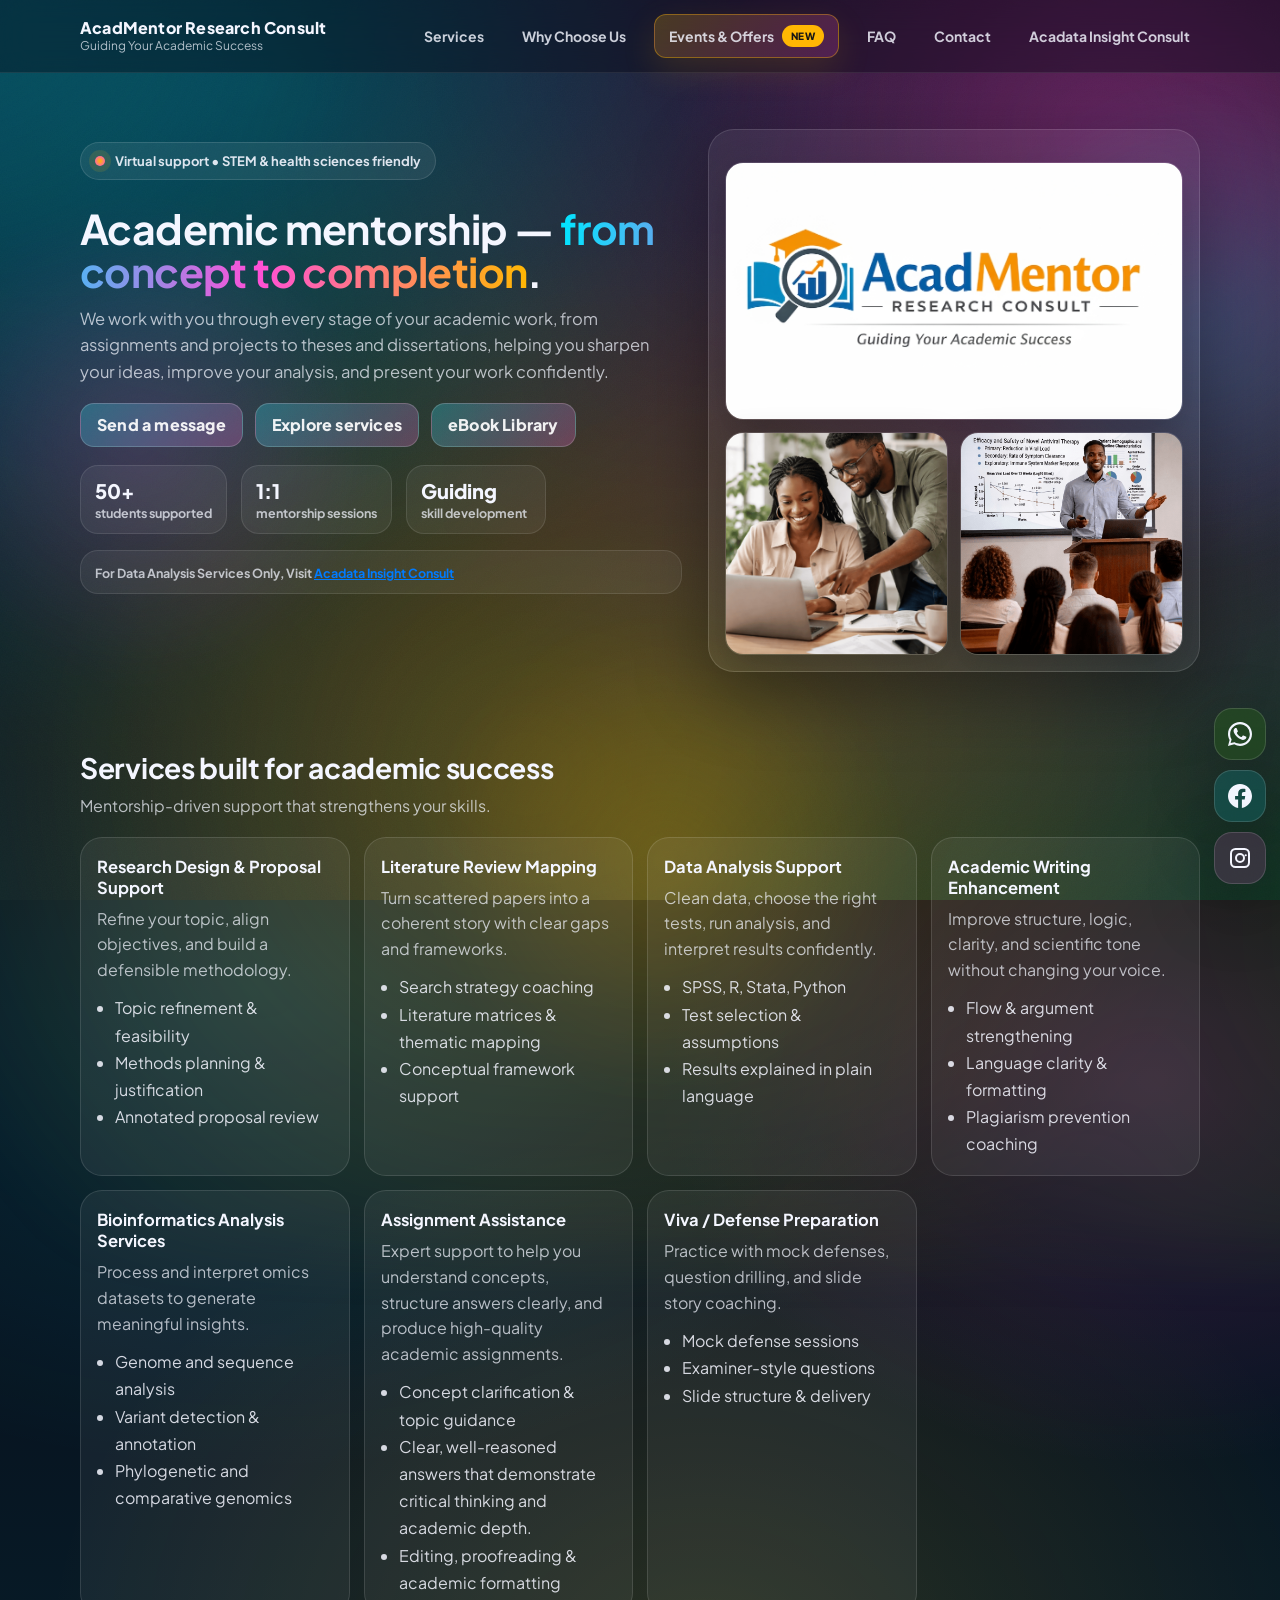
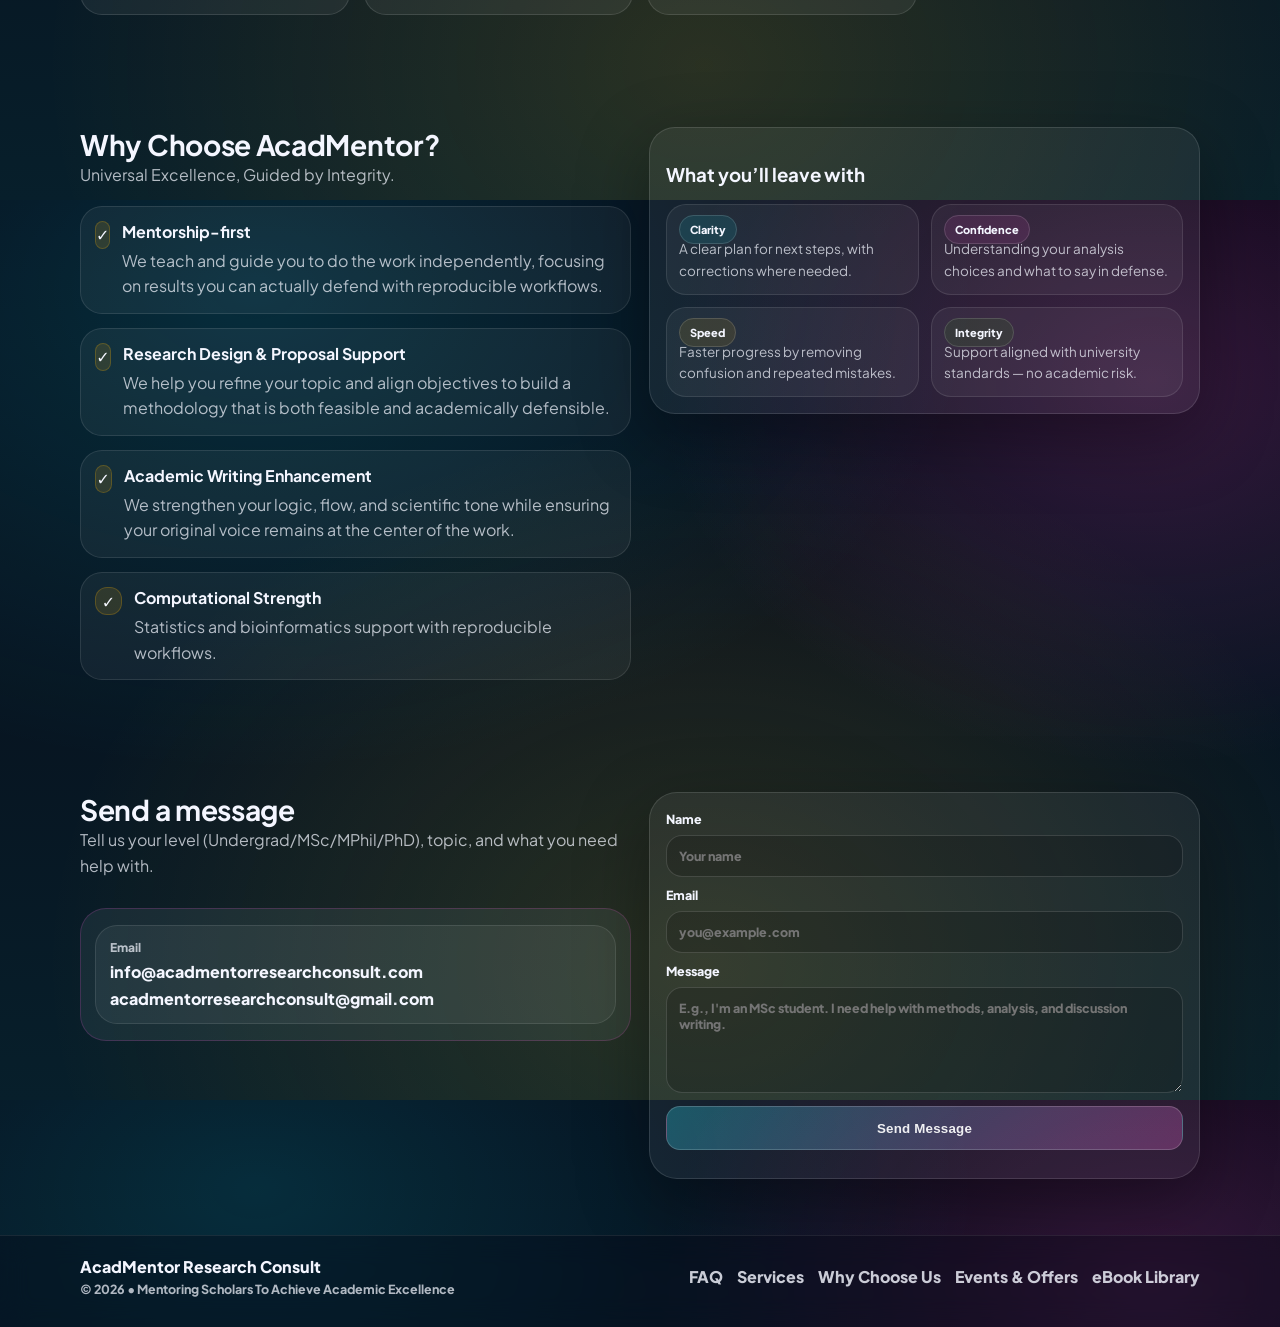
<file: index.html>
<!doctype html>
<html lang="en">
<head>
<meta charset="utf-8" />

<meta name="viewport" content="width=device-width, initial-scale=1" />

<title>AcadMentor Research Consult | Research and Assignment Support, Data Analysis & Bioinformatics</title>

<meta name="description" content="AcadMentor Research Consult provides academic mentorship for students and researchers across Africa. Services include research proposals, thesis and assignment support, statistical data analysis, bioinformatics, scientific writing, and viva preparation." />

<meta name="keywords" content="research support Africa, thesis help, data analysis services, bioinformatics support, academic writing assistance, research proposal help, statistics consulting, student research mentorship" />

<meta name="author" content="AcadMentor Research Consult" />

<meta name="robots" content="index, follow" />

<link rel="canonical" href="https://acadmentorresearchconsult.com/" />

<!-- Open Graph (for Google & social previews) -->
<meta property="og:title" content="AcadMentor Research Consult" />
<meta property="og:description" content="AcadMentor Research Consult provides academic mentorship for students and researchers across Africa. Services include research proposals, thesis and assignment support, statistical data analysis, bioinformatics, scientific writing, and viva preparation." />
<meta property="og:type" content="website" />
<meta property="og:url" content="https://acadmentorresearchconsult.com/" />
<meta property="og:image" content="https://acadmentorresearchconsult.com/logo.png" />

<!-- Twitter card -->
<meta name="twitter:card" content="summary_large_image">
<meta name="twitter:title" content="AcadMentor Research Consult">
<meta name="twitter:description" content="AcadMentor Research Consult provides academic mentorship for students and researchers across Africa. Services include research proposals, thesis and assignment support, statistical data analysis, bioinformatics, scientific writing, and viva preparation.">
<meta name="twitter:image" content="https://acadmentorresearchconsult.com/logo.png">

<!-- Fonts -->
<link rel="preconnect" href="https://images.unsplash.com" />
<link rel="preconnect" href="https://fonts.googleapis.com" />
<link rel="preconnect" href="https://fonts.gstatic.com" crossorigin />

<link href="https://fonts.googleapis.com/css2?family=Plus+Jakarta+Sans:wght@400;600;700;800&display=swap" rel="stylesheet">

<link rel="stylesheet" href="./styles.css" />

<link rel="icon" type="image/png" href="logo.png">

<!-- PWA Setup -->
<link rel="manifest" href="manifest.json">
<meta name="theme-color" content="#0d6efd">

<!-- iOS support -->
<meta name="apple-mobile-web-app-capable" content="yes">
<meta name="apple-mobile-web-app-title" content="AcadMentor">
<link rel="apple-touch-icon" href="logo.png">
</head>

<body>
  <!-- Animated background -->
  <div class="bg" aria-hidden="true">
    <div class="bg__mesh"></div>
    <div class="bg__blob bg__blob--a"></div>
    <div class="bg__blob bg__blob--b"></div>
    <div class="bg__blob bg__blob--c"></div>
    <div class="bg__grain"></div>
  </div>

  <!-- Header -->
  <header class="header" id="top">
    <div class="container header__inner">
      <a class="brand" href="#top" aria-label="AcadMentor Home">
        <!-- Put your uploaded logo in this folder and name it logo.png (or change the filename below)
        <span class="brand__logoWrap">
          <img class="brand__logo" src="logo.png" alt="AcadMentor logo" />
        </span> -->
        <span class="brand__text">
          <span class="brand__name">AcadMentor Research Consult</span>
          <span class="brand__tag">Guiding Your Academic Success</span>
        </span>
      </a>

      <!-- Nav moved to far right -->
      <div class="header__right">
        <nav class="nav" id="nav">
          <a href="#services">Services</a>
          <a href="#why">Why Choose Us</a>
          
          <!-- Edit when event/news is added -->
          <a href="events.html" id="eventsOffersLink" class="nav__featureLink" data-feed-version="2026-03-08-02">Events & Offers<span class="nav__featureBadge" id="eventsOffersBadge">New</span></a>
          <a href="faq.html">FAQ</a> 
          <a href="#contact">Contact</a>
          <a href="https://acadatainsightconsult.com/" target="_blank" rel="noopener noreferrer">Acadata Insight Consult</a>
        </nav>

        <button class="navToggle" id="navToggle" aria-label="Open menu" aria-expanded="false">
          <span></span><span></span><span></span>
        </button>
      </div>
    </div>
  </header>

  <main>
    
    <!-- Hero -->
    <section class="hero">
      <div class="container hero__grid">
        <div class="hero__copy">
          <p class="pill">
            <span class="pill__dot"></span>
            Virtual support • STEM & health sciences friendly
          </p>

          <h1>
            Academic mentorship —
            <span class="gradientText">from concept to completion</span>.
          </h1>

          <p class="lead">
            We work with you through every stage of your academic work, from assignments and projects to theses and dissertations, helping you sharpen your ideas, improve your analysis, and present your work confidently.
          </p>

          <div class="hero__ctaRow">
            <a class="btn btn--primary" href="#contact">Send a message</a>
            <a class="btn btn--primary" href="#services">Explore services</a>
             <a class="btn btn--primary" href="ebooks.html" target="_blank" rel="noopener noreferrer">eBook Library</a>
          </div>

          <div class="hero__trust">
            <div class="stat">
              <div class="stat__num"><span id="servedCount" data-target="50">50</span>+</div>
              <div class="stat__label">students supported</div>
            </div>
            <div class="stat">
              <div class="stat__num">1:1</div>
              <div class="stat__label">mentorship sessions</div>
            </div>
            <div class="stat">
              <div class="stat__num">Guiding</div>
              <div class="stat__label">skill development</div>
            </div>
          </div>
          <div class="stat" >
              <div class="stat__label">For Data Analysis Services Only, Visit 
                <a href="https://acadatainsightconsult.com/" target="_blank" rel="noopener noreferrer" style="color: #007BFF; text-decoration: underline; font-weight: bold;">Acadata Insight Consult</a>
              </div>
            </div>
        </div>

        <div class="hero__media">
          <div class="heroCard">
            <div class="heroCard__top">
              <!-- badges removed -->
            </div>

            <!-- imagery -->
            <div class="heroMosaic">
              <img class="imgHover" alt="African students studying together"
                   src="logo.png" />
              <img class="imgHover" alt="Student learning with laptop"
                   src="hero1.png" />
              <img class="imgHover" alt="Group discussion and collaboration"
                   src="hero2.png" />
            </div>

          <div class="heroCard__bottom"></div>
              <!-- Start here → removed -->
            </div>
          </div>
        </div>
      </div>
    </section>

    <!-- Services -->
    <section class="section" id="services">
      <div class="container">
        <div class="section__head">
          <h2>Services built for academic success</h2>
          <p class="section__sub">
            Mentorship-driven support that strengthens your skills.
          </p>
        </div>

        <div class="cards">
          <article class="card">
            <h3>Research Design & Proposal Support</h3>
            <p>Refine your topic, align objectives, and build a defensible methodology.</p>
            <ul>
              <li>Topic refinement & feasibility</li>
              <li>Methods planning & justification</li>
              <li>Annotated proposal review</li>
            </ul>
          </article>

          <article class="card">
            <h3>Literature Review Mapping</h3>
            <p>Turn scattered papers into a coherent story with clear gaps and frameworks.</p>
            <ul>
              <li>Search strategy coaching</li>
              <li>Literature matrices & thematic mapping</li>
              <li>Conceptual framework support</li>
            </ul>
          </article>

          <article class="card">
            <h3>Data Analysis Support</h3>
            <p>Clean data, choose the right tests, run analysis, and interpret results confidently.</p>
            <ul>
              <li>SPSS, R, Stata, Python</li>
              <li>Test selection & assumptions</li>
              <li>Results explained in plain language</li>
            </ul>
          </article>

          <article class="card">
            <h3>Academic Writing Enhancement</h3>
            <p>Improve structure, logic, clarity, and scientific tone without changing your voice.</p>
            <ul>
              <li>Flow & argument strengthening</li>
              <li>Language clarity & formatting</li>
              <li>Plagiarism prevention coaching</li>
            </ul>
          </article>

          <article class="card">
            <h3>Bioinformatics Analysis Services</h3>
            <p>Process and interpret omics datasets to generate meaningful insights.</p>
            <ul>
              <li>Genome and sequence analysis</li>
              <li>Variant detection & annotation</li>
              <li>Phylogenetic and comparative genomics</li>
            </ul>
          </article>

          <article class="card">
            <h3>Assignment Assistance</h3>
            <p>Expert support to help you understand concepts, structure answers clearly, and produce high-quality academic assignments.</p>
            <ul>
              <li>Concept clarification & topic guidance</li>
              <li>Clear, well-reasoned answers that demonstrate critical thinking and academic depth.</li>
              <li>Editing, proofreading & academic formatting</li>
            </ul>
          </article>

          <article class="card">
            <h3>Viva / Defense Preparation</h3>
            <p>Practice with mock defenses, question drilling, and slide story coaching.</p>
            <ul>
              <li>Mock defense sessions</li>
              <li>Examiner-style questions</li>
              <li>Slide structure & delivery</li>
            </ul>
          </article>
        </div>
      </div>
    </section>

    <!-- Why us -->
    <section class="section" id="why">
      <div class="container split">
        <div class="split__left">
          <h2>Why Choose AcadMentor?</h2>
          <p class="section__sub">
            Universal Excellence, Guided by Integrity.
          </p>

          <div class="ticks">
            <div class="tick">
              <span class="tick__icon" aria-hidden="true">✓</span>
              <div>
                <strong>Mentorship-first</strong>
                <p>We teach and guide you to do the work independently,
                   focusing on results you can actually defend with reproducible workflows.
                  </p>
              </div>
            </div>
            <div class="tick">
              <span class="tick__icon" aria-hidden="true">✓</span>
              <div>
                <strong>Research Design & Proposal Support</strong>
                <p>We help you refine your topic and align objectives to build
                   a methodology that is both feasible and academically defensible.
                  </p>
              </div>
            </div>
            <div class="tick">
              <span class="tick__icon" aria-hidden="true">✓</span>
              <div>
                <strong>Academic Writing Enhancement</strong>
                <p>We strengthen your logic, flow, and scientific tone while ensuring 
                  your original voice remains at the center of the work.
                </p>
              </div>
            </div>
            <div class="tick">
              <span class="tick__icon" aria-hidden="true">✓</span>
              <div>
                <strong>Computational Strength</strong>
                <p>Statistics and bioinformatics support with reproducible workflows.</p>
              </div>
            </div>
          </div>
        </div>

        <div class="split__right">
          <div class="panel">
            <h3>What you’ll leave with</h3>
            <div class="panel__grid">
              <div class="panelItem">
                <div class="panelItem__top"><span class="chip">Clarity</span></div>
                <p>A clear plan for next steps, with corrections where needed.</p>
              </div>
              <div class="panelItem">
                <div class="panelItem__top"><span class="chip chip--alt">Confidence</span></div>
                <p>Understanding your analysis choices and what to say in defense.</p>
              </div>
              <div class="panelItem">
                <div class="panelItem__top"><span class="chip chip--soft">Speed</span></div>
                <p>Faster progress by removing confusion and repeated mistakes.</p>
              </div>
              <div class="panelItem">
                <div class="panelItem__top"><span class="chip chip--dark">Integrity</span></div>
                <p>Support aligned with university standards — no academic risk.</p>
              </div>
            </div>
          </div>
        </div>
      </div>
    </section>

    <!-- Contact -->
    <section class="section" id="contact">
      <div class="container contact">
        <div class="contact__left">
          <h2>Send a message</h2>
          <p class="section__sub">
            Tell us your level (Undergrad/MSc/MPhil/PhD), topic, and what you need help with.
          </p>
          <div class="contact__details quoteCard">
            <div class="contact__item">
              <div class="contact__label">Email</div>
              <a class="contact__value" href="mailto:info@acadmentorresearchconsult.com">
                info@acadmentorresearchconsult.com
              </a>
              <a id="emailLink" class="contact__value" href="mailto:acadmentorresearchconsult@gmail.com">
                acadmentorresearchconsult@gmail.com
              </a>
            </div>
          </div>

  
        </div>

        <div class="contact__right">
          <!-- Formspree: Replace xlgpropn with your own Formspree form ID -->
          <form id="contactForm" class="form" action="https://formspree.io/f/mgonrzyo" method="POST">
            <label>
              Name
              <input type="text" name="name" id="name" placeholder="Your name" required />
            </label>

            <label>
              Email
              <input type="email" name="email" id="email" placeholder="you@example.com" required />
            </label>

            <label>
              Message
              <textarea name="message" id="message" rows="5"
                placeholder="E.g., I'm an MSc student. I need help with methods, analysis, and discussion writing."
                required></textarea>
            </label>

            <input type="hidden" name="_subject" value="New message from AcadMentor website" />

            <button class="btn btn--primary btn--full" type="submit">Send Message</button>
            <p id="formStatus" class="form__status" role="status" aria-live="polite"></p>
          </form>
        </div>
      </div>
    </section>
  </main>

  <!-- Floating Social Buttons (SVG icons) -->
  <div class="floatSocial" aria-label="Social links">
    <a class="floatSocial__btn floatSocial__btn--whatsapp" id="whatsappBtn" href="#" target="_blank" rel="noopener" aria-label="Chat on WhatsApp">
      <svg class="socialIcon" viewBox="0 0 24 24" aria-hidden="true" focusable="false">
        <path d="M20.52 3.48A11.91 11.91 0 0 0 12 0C5.37 0 0 5.37 0 12c0 2.11.55 4.14 1.6 5.94L0 24l6.27-1.64A11.93 11.93 0 0 0 12 24c6.63 0 12-5.37 12-12 0-3.2-1.25-6.22-3.48-8.52ZM12 21.82c-1.86 0-3.68-.5-5.27-1.45l-.38-.22-3.72.97.99-3.62-.25-.4A9.79 9.79 0 0 1 2.18 12C2.18 6.59 6.59 2.18 12 2.18c2.62 0 5.08 1.02 6.93 2.87A9.73 9.73 0 0 1 21.82 12c0 5.41-4.41 9.82-9.82 9.82Zm5.68-7.35c-.31-.16-1.85-.91-2.14-1.01-.29-.11-.5-.16-.71.16-.21.31-.82 1.01-1 1.22-.18.21-.37.23-.68.08-.31-.16-1.31-.48-2.5-1.54-.92-.82-1.54-1.84-1.72-2.15-.18-.31-.02-.48.14-.64.14-.14.31-.37.47-.55.16-.18.21-.31.31-.52.1-.21.05-.39-.03-.55-.08-.16-.71-1.7-.98-2.33-.26-.62-.53-.54-.71-.55h-.6c-.21 0-.55.08-.84.39-.29.31-1.1 1.07-1.1 2.61 0 1.54 1.13 3.02 1.29 3.23.16.21 2.22 3.38 5.38 4.74.75.32 1.33.51 1.78.65.75.24 1.43.21 1.97.13.6-.09 1.85-.76 2.11-1.49.26-.73.26-1.35.18-1.49-.08-.14-.29-.23-.6-.39Z"/>
      </svg>
    </a>

    <a class="floatSocial__btn floatSocial__btn--facebook" id="fbFloat" href="#" target="_blank" rel="noopener" aria-label="Visit Facebook">
      <svg class="socialIcon" viewBox="0 0 24 24" aria-hidden="true" focusable="false">
        <path d="M24 12.07C24 5.41 18.63 0 12 0S0 5.41 0 12.07C0 18.08 4.39 23.06 10.13 24v-8.42H7.08v-3.51h3.05V9.41c0-3.04 1.79-4.72 4.54-4.72 1.32 0 2.7.24 2.7.24v2.98h-1.52c-1.5 0-1.97.94-1.97 1.9v2.28h3.35l-.54 3.51h-2.81V24C19.61 23.06 24 18.08 24 12.07Z"/>
      </svg>
    </a>

    <a class="floatSocial__btn floatSocial__btn--instagram" id="igFloat" href="#" target="_blank" rel="noopener" aria-label="Visit Instagram">
      <svg class="socialIcon" viewBox="0 0 24 24" aria-hidden="true" focusable="false">
        <path d="M7.5 2h9A5.5 5.5 0 0 1 22 7.5v9A5.5 5.5 0 0 1 16.5 22h-9A5.5 5.5 0 0 1 2 16.5v-9A5.5 5.5 0 0 1 7.5 2Zm0 2A3.5 3.5 0 0 0 4 7.5v9A3.5 3.5 0 0 0 7.5 20h9A3.5 3.5 0 0 0 20 16.5v-9A3.5 3.5 0 0 0 16.5 4h-9ZM12 7a5 5 0 1 1 0 10 5 5 0 0 1 0-10Zm0 2a3 3 0 1 0 0 6 3 3 0 0 0 0-6Zm5.75-.85a1.1 1.1 0 1 1 0 2.2 1.1 1.1 0 0 1 0-2.2Z"/>
      </svg>
    </a>
  </div>

  <footer class="footer">
    <div class="container footer__inner">
      <div class="footer__left">
        <div class="footer__brand">AcadMentor Research Consult</div>
        <div class="footer__small">© <span id="year"></span> • Mentoring Scholars To Achieve Academic Excellence</div>
      </div>
      <!-- Footer nav: Ethics removed -->
      <div class="footer__right">
        <a href="faq.html">FAQ</a>
        <a href="#services">Services</a>
        <a href="#why">Why Choose Us</a>
        <a href="events.html" id="eventsOffersLink">Events & Offers</a>
        <a href="ebooks.html" target="_blank" rel="noopener noreferrer">eBook Library</a>
      </div>
    </div>
  </footer>

  <script src="script.js"></script>

  <script>
  if ("serviceWorker" in navigator) {
    window.addEventListener("load", () => {
      navigator.serviceWorker.register("/service-worker.js")
        .then(() => console.log("Service Worker Registered"))
        .catch(err => console.log("SW failed:", err));
    });
  }
</script>

<!-- EMAIL SUBSCRIPTION POPUP -->
<div id="emailPopup" class="popup hidden">
  <div class="popup__content">

    <button id="closePopup" class="popup__close">&times;</button>

    <h3>Get Discounts & Training Updates 🎯</h3>
    <p>Subscribe for member-only offers, real-time training updates, and free resources to help you succeed.</p>

    <!-- YOUR BREVO IFRAME -->
      <iframe
      width="100%"
      height="320"
      src="https://ff867a5b.sibforms.com/serve/[base64]"
      frameborder="0"
      scrolling="auto"
      allowfullscreen
      style="display:block;margin-left:auto;margin-right:auto;max-width:100%;border-radius:10px;">
    </iframe>

  </div>
</div>
</body>
</html>
</file>
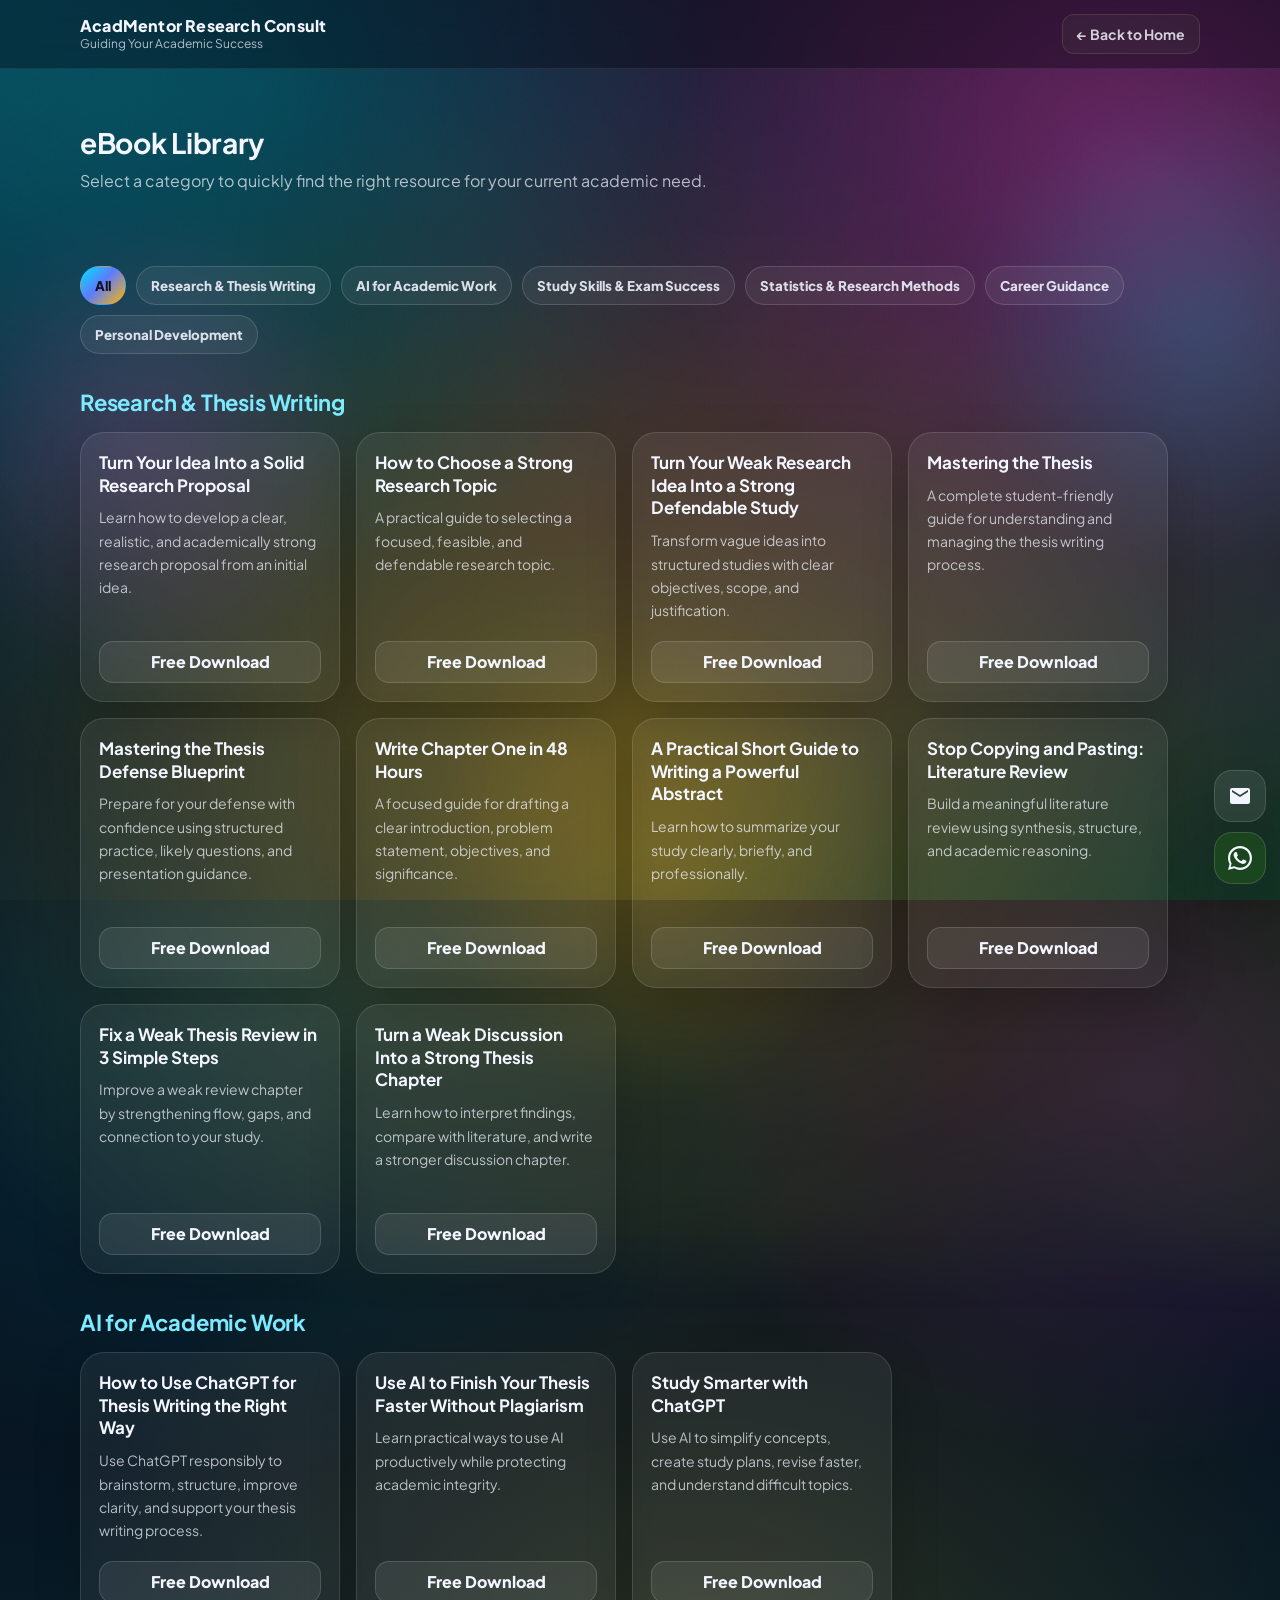
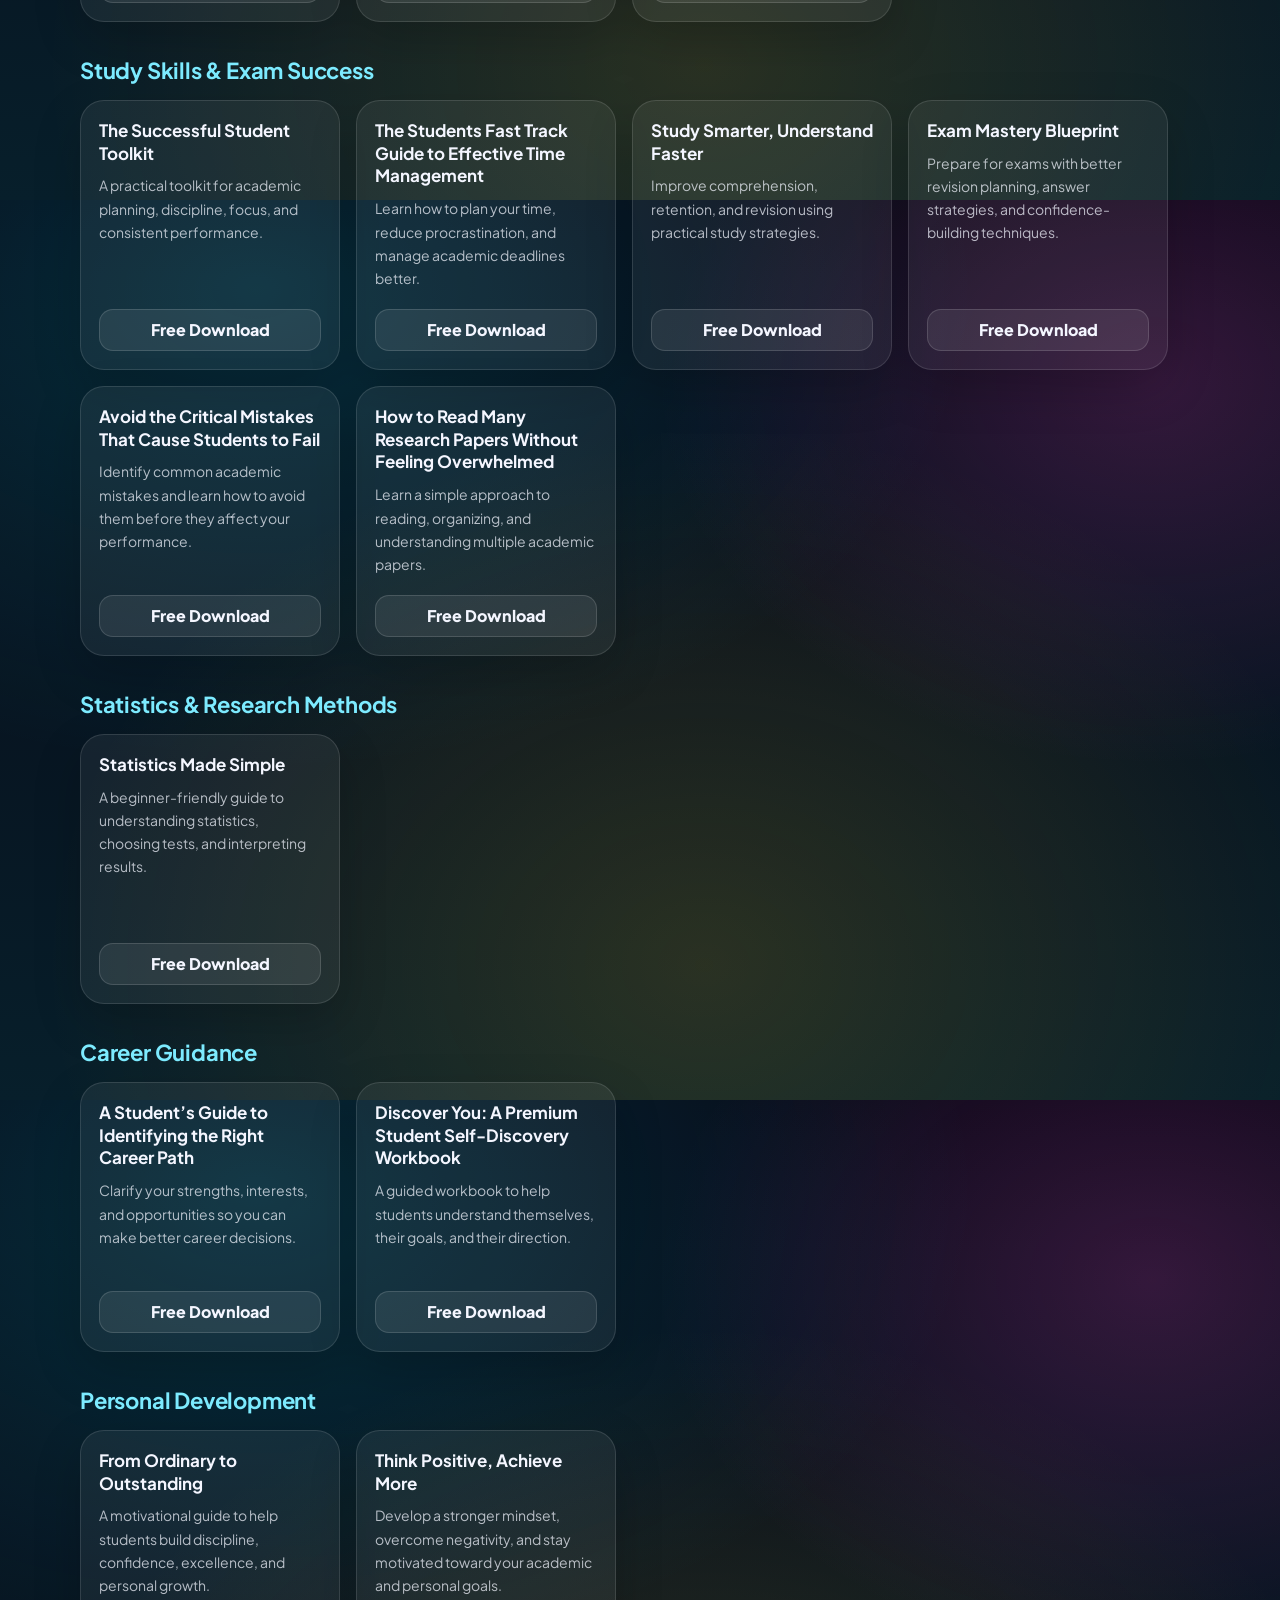
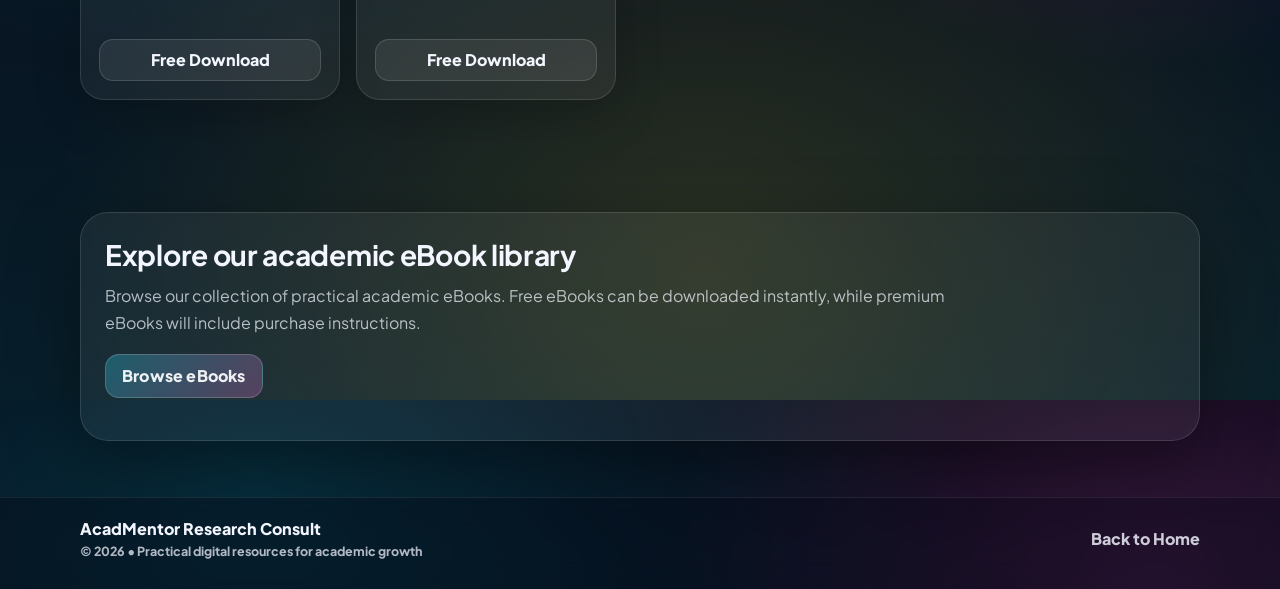
<file: ebooks.html>
<!doctype html>
<html lang="en">
<head>
  <meta charset="utf-8" />
  <meta name="viewport" content="width=device-width, initial-scale=1" />

  <title>eBooks | AcadMentor Research Consult</title>

  <meta name="description" content="Explore AcadMentor Research Consult eBooks on thesis writing, research proposal development, academic success, AI for students, statistics, career guidance, and personal development." />

  <link rel="preconnect" href="https://fonts.googleapis.com" />
  <link rel="preconnect" href="https://fonts.gstatic.com" crossorigin />

  <link href="https://fonts.googleapis.com/css2?family=Plus+Jakarta+Sans:wght@400;600;700;800&display=swap" rel="stylesheet">

  <link rel="stylesheet" href="./styles.css" />
  <link rel="icon" type="image/png" href="logo.png">
</head>

<body>
  <!-- Animated background -->
  <div class="bg" aria-hidden="true">
    <div class="bg__mesh"></div>
    <div class="bg__blob bg__blob--a"></div>
    <div class="bg__blob bg__blob--b"></div>
    <div class="bg__blob bg__blob--c"></div>
    <div class="bg__grain"></div>
  </div>

  <!-- Header -->
  <header class="header" id="top">
    <div class="container header__inner">
      <a class="brand" href="index.html" aria-label="Back to AcadMentor Home">
        <span class="brand__text">
          <span class="brand__name">AcadMentor Research Consult</span>
          <span class="brand__tag">Guiding Your Academic Success</span>
        </span>
      </a>

      <div class="header__right">
        <nav class="nav" id="nav">
          <a class="navBackBtn" href="index.html">← Back to Home</a>
        </nav>

        <button class="navToggle" id="navToggle" aria-label="Open menu" aria-expanded="false">
          <span></span><span></span><span></span>
        </button>
      </div>
    </div>
  </header>

  <main>

    <!-- eBooks Section -->
    <section class="section" id="ebooks">
      <div class="container">
        <div class="section__head">
          <h2>eBook Library</h2>
          <p class="section__sub">
            Select a category to quickly find the right resource for your current academic need.
          </p>
          <br>
          <br>
        </div>

        <!-- Category Buttons -->
        <div class="ebookFilters" aria-label="eBook categories">
          <button class="ebookFilter is-active" data-filter="all">All</button>
          <button class="ebookFilter" data-filter="research">Research & Thesis Writing</button>
          <button class="ebookFilter" data-filter="ai">AI for Academic Work</button>
          <button class="ebookFilter" data-filter="study">Study Skills & Exam Success</button>
          <button class="ebookFilter" data-filter="statistics">Statistics & Research Methods</button>
          <button class="ebookFilter" data-filter="career">Career Guidance</button>
          <button class="ebookFilter" data-filter="personal">Personal Development</button>
        </div>

        <!-- Research & Thesis Writing -->
        <div class="ebookCategoryBlock" data-category-block="research">
          <h3 style="color: #7DEBFF;">Research & Thesis Writing</h3>

          <div class="ebookGrid">
            <article class="ebookCard" data-category="research">
              <h4>Turn Your Idea Into a Solid Research Proposal</h4>
              <p>Learn how to develop a clear, realistic, and academically strong research proposal from an initial idea.</p>
              <a class="ebookLink" href="ebooks/Turn-Your-Idea-Into-a-Solid-Research-Proposal.pdf" download>Free Download</a>
            </article>

            <article class="ebookCard" data-category="research">
              <h4>How to Choose a Strong Research Topic</h4>
              <p>A practical guide to selecting a focused, feasible, and defendable research topic.</p>
              <a class="ebookLink" href="ebooks/How-to-Choose-a-Strong-Research-Topic.pdf" download>Free Download</a>
            </article>

            <article class="ebookCard" data-category="research">
              <h4>Turn Your Weak Research Idea Into a Strong Defendable Study</h4>
              <p>Transform vague ideas into structured studies with clear objectives, scope, and justification.</p>
              <a class="ebookLink" href="ebooks/Turn-Your-Weak-Research-Idea-Into-a-Strong-Defendable-Study.pdf" download>Free Download</a>
            </article>

            <article class="ebookCard" data-category="research">
              <h4>Mastering the Thesis</h4>
              <p>A complete student-friendly guide for understanding and managing the thesis writing process.</p>
              <a class="ebookLink" href="ebooks/Mastering-the-Thesis.pdf" download>Free Download</a>
            </article>

            <article class="ebookCard" data-category="research">
              <h4>Mastering the Thesis Defense Blueprint</h4>
              <p>Prepare for your defense with confidence using structured practice, likely questions, and presentation guidance.</p>
              <a class="ebookLink" href="ebooks/Mastering-the-Thesis-Defense-Blueprint.pdf" download>Free Download</a>
            </article>

            <article class="ebookCard" data-category="research">
              <h4>Write Chapter One in 48 Hours</h4>
              <p>A focused guide for drafting a clear introduction, problem statement, objectives, and significance.</p>
              <a class="ebookLink" href="ebooks/Write-Chapter-One-in-48-Hours.pdf" download>Free Download</a>
            </article>

            <article class="ebookCard" data-category="research">
              <h4>A Practical Short Guide to Writing a Powerful Abstract</h4>
              <p>Learn how to summarize your study clearly, briefly, and professionally.</p>
              <a class="ebookLink" href="ebooks/A-Practical-Short-Guide-to-Writing-a-Powerful-Abstract.pdf" download>Free Download</a>
            </article>

            <article class="ebookCard" data-category="research">
              <h4>Stop Copying and Pasting: Literature Review</h4>
              <p>Build a meaningful literature review using synthesis, structure, and academic reasoning.</p>
              <a class="ebookLink" href="ebooks/Stop-Copying-and-Pasting-How-to-Write-a-Powerful-Literature-Review.pdf" download>Free Download</a>
            </article>

            <article class="ebookCard" data-category="research">
              <h4>Fix a Weak Thesis Review in 3 Simple Steps</h4>
              <p>Improve a weak review chapter by strengthening flow, gaps, and connection to your study.</p>
              <a class="ebookLink" href="ebooks/Fix-a-Weak-Thesis-Review-in-3-Simple-Steps.pdf" download>Free Download</a>
            </article>

            <article class="ebookCard" data-category="research">
              <h4>Turn a Weak Discussion Into a Strong Thesis Chapter</h4>
              <p>Learn how to interpret findings, compare with literature, and write a stronger discussion chapter.</p>
              <a class="ebookLink" href="ebooks/Turn-a-Weak-Discussion-Into-a-Strong-Thesis-Chapter.pdf" download>Free Download</a>
            </article>
          </div>
        </div>

        <!-- AI for Academic Work -->
        <div class="ebookCategoryBlock" data-category-block="ai">
          <h3 style="color: #7DEBFF;">AI for Academic Work</h3>

          <div class="ebookGrid">
            <article class="ebookCard" data-category="ai">
              <h4>How to Use ChatGPT for Thesis Writing the Right Way</h4>
              <p>Use ChatGPT responsibly to brainstorm, structure, improve clarity, and support your thesis writing process.</p>
              <a class="ebookLink" href="ebooks/How-to-Use-ChatGPT-for-Thesis-Writing-the-Right-Way.pdf" download>Free Download</a>
            </article>

            <article class="ebookCard" data-category="ai">
              <h4>Use AI to Finish Your Thesis Faster Without Plagiarism</h4>
              <p>Learn practical ways to use AI productively while protecting academic integrity.</p>
              <a class="ebookLink" href="ebooks/Use-AI-to-Finish-Your-Thesis-Faster-Without-Plagiarism.pdf" download>Free Download</a>
            </article>

            <article class="ebookCard" data-category="ai">
              <h4>Study Smarter with ChatGPT</h4>
              <p>Use AI to simplify concepts, create study plans, revise faster, and understand difficult topics.</p>
              <a class="ebookLink" href="ebooks/Study-Smarter-with-ChatGPT.pdf" download>Free Download</a>
            </article>
          </div>
        </div>

        <!-- Study Skills & Exam Success -->
        <div class="ebookCategoryBlock" data-category-block="study">
          <h3 style="color: #7DEBFF;">Study Skills & Exam Success</h3>

          <div class="ebookGrid">
            <article class="ebookCard" data-category="study">
              <h4>The Successful Student Toolkit</h4>
              <p>A practical toolkit for academic planning, discipline, focus, and consistent performance.</p>
              <a class="ebookLink" href="ebooks/The-Successful-Student-Toolkit.pdf" download>Free Download</a>
            </article>

            <article class="ebookCard" data-category="study">
              <h4>The Students Fast Track Guide to Effective Time Management</h4>
              <p>Learn how to plan your time, reduce procrastination, and manage academic deadlines better.</p>
              <a class="ebookLink" href="ebooks/The-Students-Fast-Track-Guide-to-Effective-Time-Management.pdf" download>Free Download</a>
            </article>

            <article class="ebookCard" data-category="study">
              <h4>Study Smarter, Understand Faster</h4>
              <p>Improve comprehension, retention, and revision using practical study strategies.</p>
              <a class="ebookLink" href="ebooks/Study-Smarter-Understand-Faster.pdf" download>Free Download</a>
            </article>

            <article class="ebookCard" data-category="study">
              <h4>Exam Mastery Blueprint</h4>
              <p>Prepare for exams with better revision planning, answer strategies, and confidence-building techniques.</p>
              <a class="ebookLink" href="ebooks/Exam-Mastery-Blueprint.pdf" download>Free Download</a>
            </article>

            <article class="ebookCard" data-category="study">
              <h4>Avoid the Critical Mistakes That Cause Students to Fail</h4>
              <p>Identify common academic mistakes and learn how to avoid them before they affect your performance.</p>
              <a class="ebookLink" href="ebooks/Avoid-the-Critical-Mistakes-That-Cause-Students-to-Fail.pdf" download>Free Download</a>
            </article>

            <article class="ebookCard" data-category="study">
              <h4>How to Read Many Research Papers Without Feeling Overwhelmed</h4>
              <p>Learn a simple approach to reading, organizing, and understanding multiple academic papers.</p>
              <a class="ebookLink" href="ebooks/How-to-Read-Many-Research-Papers-Without-Feeling-Overwhelmed.pdf" download>Free Download</a>
            </article>
          </div>
        </div>

        <!-- Statistics & Research Methods -->
        <div class="ebookCategoryBlock" data-category-block="statistics">
          <h3 style="color: #7DEBFF;">Statistics & Research Methods</h3>

          <div class="ebookGrid">
            <article class="ebookCard" data-category="statistics">
              <h4>Statistics Made Simple</h4>
              <p>A beginner-friendly guide to understanding statistics, choosing tests, and interpreting results.</p>
              <a class="ebookLink" href="ebooks/Statistics-Made-Simple.pdf" download>Free Download</a>
            </article>
          </div>
        </div>

        <!-- Career Guidance -->
        <div class="ebookCategoryBlock" data-category-block="career">
          <h3 style="color: #7DEBFF;">Career Guidance</h3>

          <div class="ebookGrid">
            <article class="ebookCard" data-category="career">
              <h4>A Student’s Guide to Identifying the Right Career Path</h4>
              <p>Clarify your strengths, interests, and opportunities so you can make better career decisions.</p>
              <a class="ebookLink" href="ebooks/A-Students-Guide-to-Identifying-the-Right-Career-Path.pdf" download>Free Download</a>
            </article>

            <article class="ebookCard" data-category="career">
              <h4>Discover You: A Premium Student Self-Discovery Workbook</h4>
              <p>A guided workbook to help students understand themselves, their goals, and their direction.</p>
              <a class="ebookLink" href="ebooks/Discover-You-A-Premium-Student-Self-Discovery-Workbook.pdf" download>Free Download</a>
            </article>
          </div>
        </div>

        <!-- Personal Development -->
        <div class="ebookCategoryBlock" data-category-block="personal">
          <h3 style="color: #7DEBFF;">Personal Development</h3>

          <div class="ebookGrid">
            <article class="ebookCard" data-category="personal">
              <h4>From Ordinary to Outstanding</h4>
              <p>A motivational guide to help students build discipline, confidence, excellence, and personal growth.</p>
              <a class="ebookLink" href="ebooks/From-Ordinary-to-Outstanding.pdf" download>Free Download</a>
            </article>

            <article class="ebookCard" data-category="personal">
              <h4>Think Positive, Achieve More</h4>
              <p>Develop a stronger mindset, overcome negativity, and stay motivated toward your academic and personal goals.</p>
              <a class="ebookLink" href="ebooks/Think-Positive-Achieve-More.pdf" download>Free Download</a>
            </article>
          </div>
        </div>

      </div>
    </section>

    <!-- Download CTA -->
    <section class="section" id="contact">
      <div class="container">
        <div class="ebookCTA">
          <h2>Explore our academic eBook library</h2>
          <p>
            Browse our collection of practical academic eBooks. Free eBooks can be downloaded instantly, while premium eBooks will include purchase instructions.
          </p>

          <div class="hero__ctaRow">
            <a class="btn btn--primary" href="#ebooks">
              Browse eBooks
            </a>
          </div>
        </div>
      </div>
    </section>
  </main>

  <!-- Floating Social Button -->

  
  <div class="floatSocial" aria-label="Social links">
    
    <a
    class="floatSocial__btn floatSocial__btn--email"
    href="mailto:acadmentorresearchconsult@gmail.com?subject=eBook%20Enquiry%20-%20AcadMentor&body=Hi%20AcadMentor%2C%0A%0AI%20need%20help%20with%20your%20eBooks.%0A%0AThank%20you."
    aria-label="Send email about eBooks">
    <svg class="socialIcon" viewBox="0 0 24 24" aria-hidden="true" focusable="false">
      <path d="M20 4H4C2.9 4 2 4.9 2 6v12c0 1.1.9 2 2 2h16c1.1 0 2-.9 2-2V6c0-1.1-.9-2-2-2Zm0 4-8 5-8-5V6l8 5 8-5v2Z"/>
    </svg>
    </a>
    
    
    <a class="floatSocial__btn floatSocial__btn--whatsapp" href="https://wa.me/233265355732?text=Hi%20AcadMentor!%20I%20need%20help%20with%20your%20eBooks." target="_blank" rel="noopener" aria-label="Chat on WhatsApp">
      <svg class="socialIcon" viewBox="0 0 24 24" aria-hidden="true" focusable="false">
        <path d="M20.52 3.48A11.91 11.91 0 0 0 12 0C5.37 0 0 5.37 0 12c0 2.11.55 4.14 1.6 5.94L0 24l6.27-1.64A11.93 11.93 0 0 0 12 24c6.63 0 12-5.37 12-12 0-3.2-1.25-6.22-3.48-8.52ZM12 21.82c-1.86 0-3.68-.5-5.27-1.45l-.38-.22-3.72.97.99-3.62-.25-.4A9.79 9.79 0 0 1 2.18 12C2.18 6.59 6.59 2.18 12 2.18c2.62 0 5.08 1.02 6.93 2.87A9.73 9.73 0 0 1 21.82 12c0 5.41-4.41 9.82-9.82 9.82Zm5.68-7.35c-.31-.16-1.85-.91-2.14-1.01-.29-.11-.5-.16-.71.16-.21.31-.82 1.01-1 1.22-.18.21-.37.23-.68.08-.31-.16-1.31-.48-2.5-1.54-.92-.82-1.54-1.84-1.72-2.15-.18-.31-.02-.48.14-.64.14-.14.31-.37.47-.55.16-.18.21-.31.31-.52.1-.21.05-.39-.03-.55-.08-.16-.71-1.7-.98-2.33-.26-.62-.53-.54-.71-.55h-.6c-.21 0-.55.08-.84.39-.29.31-1.1 1.07-1.1 2.61 0 1.54 1.13 3.02 1.29 3.23.16.21 2.22 3.38 5.38 4.74.75.32 1.33.51 1.78.65.75.24 1.43.21 1.97.13.6-.09 1.85-.76 2.11-1.49.26-.73.26-1.35.18-1.49-.08-.14-.29-.23-.6-.39Z"/>
      </svg>
    </a>
  </div>

  <footer class="footer">
    <div class="container footer__inner">
      <div class="footer__left">
        <div class="footer__brand">AcadMentor Research Consult</div>
        <div class="footer__small">© <span id="year"></span> • Practical digital resources for academic growth</div>
      </div>

      <div class="footer__right">
        <a href="index.html">Back to Home</a>
      </div>
    </div>
  </footer>

  <script src="script.js"></script>
</body>
</html>
</file>
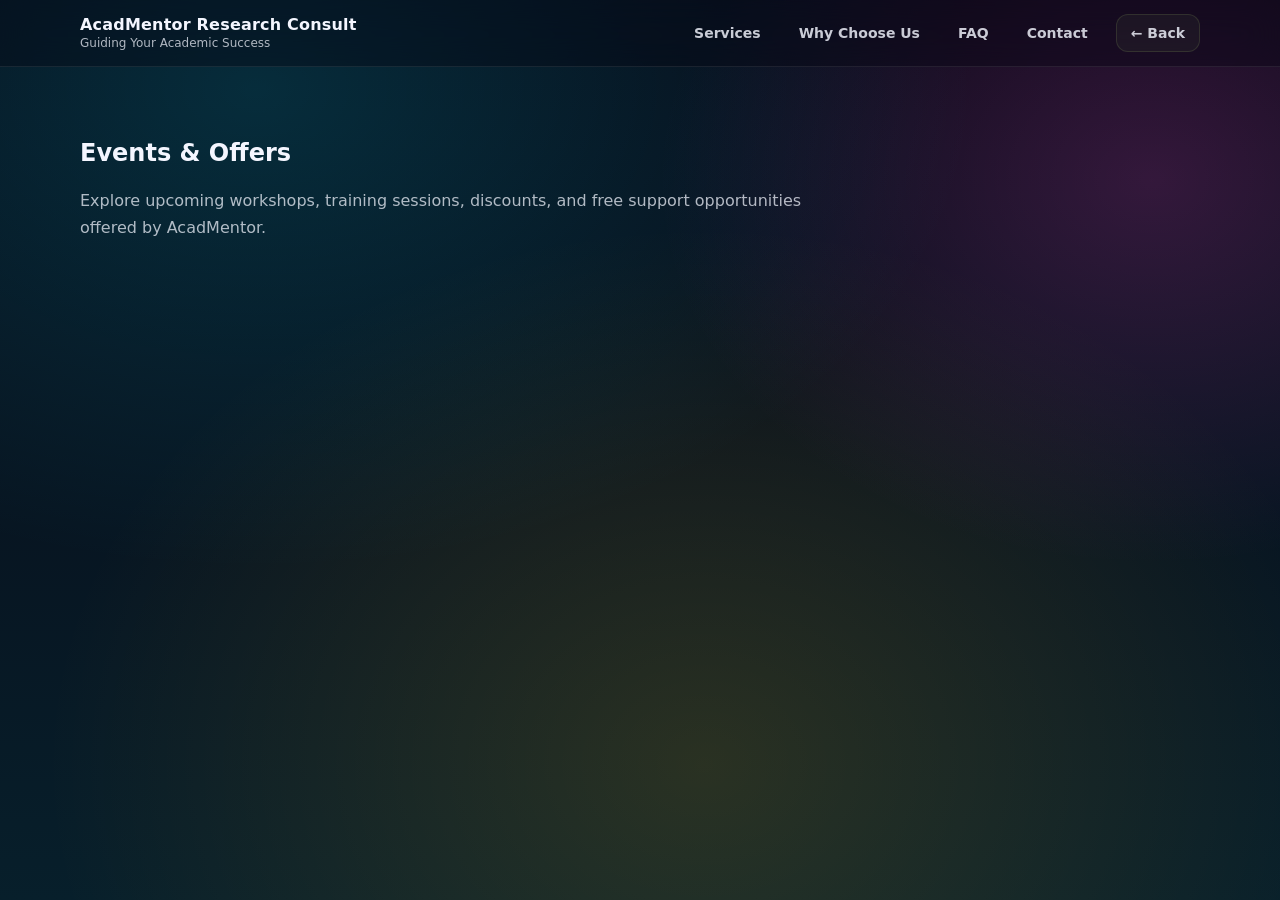
<file: events.html>
<!doctype html>
<html lang="en">
<head>
  <meta charset="utf-8" />
  <meta name="viewport" content="width=device-width,initial-scale=1" />
  <title>Events & Offers | AcadMentor Research Consult</title>
  <link rel="stylesheet" href="./styles.css" />
<!-- PWA Setup -->
<link rel="manifest" href="manifest.json">
<meta name="theme-color" content="#0d6efd">

<!-- iOS support -->
<meta name="apple-mobile-web-app-capable" content="yes">
<meta name="apple-mobile-web-app-title" content="AcadMentor">
<link rel="apple-touch-icon" href="logo.png">
</head>
<body>
  <header class="header" id="top">
    <div class="container header__inner">
      <a class="brand" href="index.html" aria-label="AcadMentor Home">
        <span class="brand__text">
          <span class="brand__name">AcadMentor Research Consult</span>
          <span class="brand__tag">Guiding Your Academic Success</span>
        </span>
      </a>

      <div class="header__right">
        <nav class="nav" id="nav">
          <a href="index.html#services">Services</a>
          <a href="index.html#why">Why Choose Us</a>
          <a href="faq.html">FAQ</a>
          <a href="index.html#contact">Contact</a>
          <!-- Back button -->
          <a href="index.html" id="navBackBtn" class="navBackBtn">← Back</a>
        </nav>

        <button class="navToggle" id="navToggle" aria-label="Open menu" aria-expanded="false">
          <span></span><span></span><span></span>
        </button>
      </div>
    </div>
  </header>

  <main>
    <section class="eventsHero">
      <div class="container">
        <h1>Events & Offers</h1>
        <p class="eventsIntro">
          Explore upcoming workshops, training sessions, discounts, and free support opportunities offered by AcadMentor.
        </p>

        <!-- <div class="postGrid">
          <article class="postCard">
            <div class="postCard__meta">
              <span class="postTag postTag--free">Free</span>
            </div>
            <h3>30 Minutes with Junior: How to Create a Professional Email</h3>
            <p>A short Zoom session for students on writing clear, professional emails to lecturers, supervisors, and institutions.</p>
            <div class="postCard__foot">
              <span class="postDate">8th March 2026</span>
              <a class="postLink" href="./posts/professional-email-workshop.html">Open Post</a>
            </div> -->
          </article>

          <!-- <article class="postCard">
            <div class="postCard__meta">
              <span class="postTag postTag--paid">Paid</span>
              <span class="postTag postTag--discount">Discount</span>
            </div>
            <h3>Data Analysis Bootcamp Offer</h3>
            <p>Special student pricing for a guided data analysis training session covering SPSS, R, and interpretation of results.</p>
            <div class="postCard__foot">
              <span class="postDate">March 2026</span>
              <a class="postLink" href="./posts/stata-training-discount/">Open Post</a>
            </div>
          </article>

          <article class="postCard">
            <div class="postCard__meta">
              <span class="postTag postTag--free">Free</span>
            </div>
            <h3>Free Consultation Week</h3>
            <p>Selected students will receive limited free guidance on topic refinement, proposal direction, and study planning.</p>
            <div class="postCard__foot">
              <span class="postDate">March 2026</span>
              <a class="postLink" href="./posts/free-consultation-week/">Open Post</a>
            </div>
          </article> -->
        </div>
      </div>
    </section>
  </main>

  <script src="./script.js"></script>

  <script>
  if ("serviceWorker" in navigator) {
    window.addEventListener("load", () => {
      navigator.serviceWorker.register("/service-worker.js")
        .then(() => console.log("Service Worker Registered"))
        .catch(err => console.log("SW failed:", err));
    });
  }
</script>
</body>
</html>
</file>
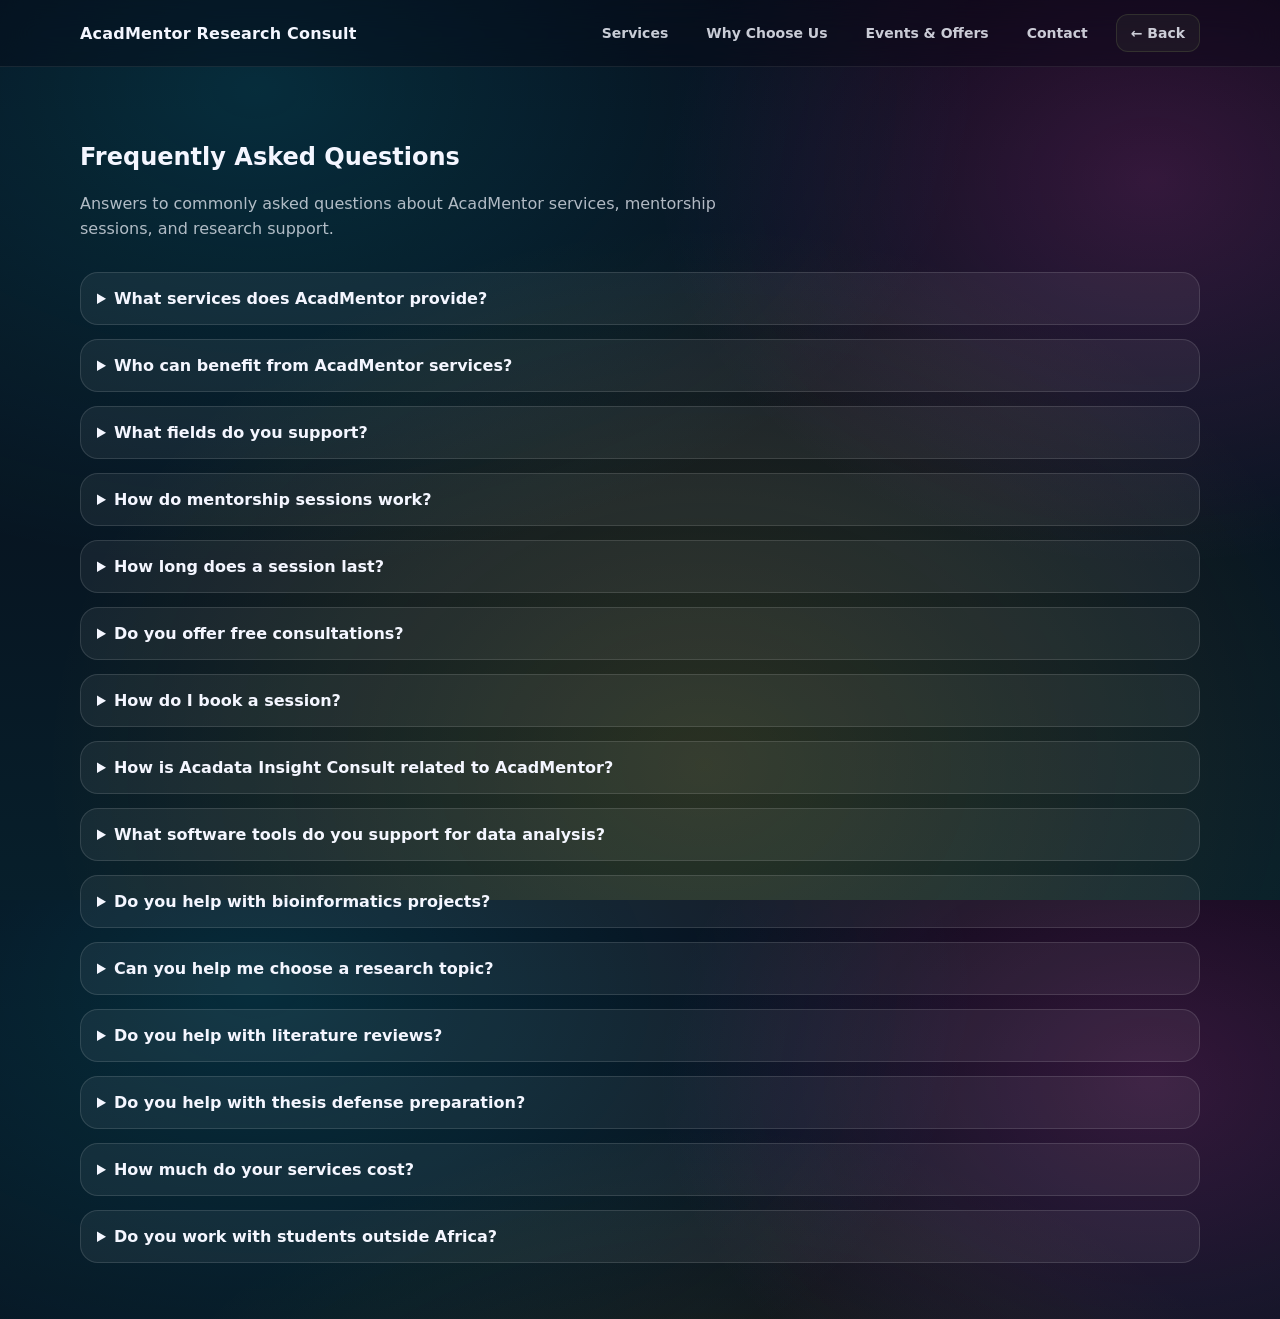
<file: faq.html>
<!doctype html>
<html lang="en">
<head>
<meta charset="utf-8">
<meta name="viewport" content="width=device-width,initial-scale=1">
<title>FAQ | AcadMentor Research Consult</title>
<link rel="stylesheet" href="styles.css">
<!-- PWA Setup -->
<link rel="manifest" href="manifest.json">
<meta name="theme-color" content="#0d6efd">

<!-- iOS support -->
<meta name="apple-mobile-web-app-capable" content="yes">
<meta name="apple-mobile-web-app-title" content="AcadMentor">
<link rel="apple-touch-icon" href="logo.png">
</head>

<body>

<header class="header">
<div class="container header__inner">
<a class="brand" href="index.html">
<span class="brand__name">AcadMentor Research Consult</span>
</a>

<nav class="nav">
<a href="index.html#services">Services</a>
<a href="index.html#why">Why Choose Us</a>
<a href="events.html">Events & Offers</a>
<a href="index.html#contact">Contact</a>
<!-- Back button -->
<a href="index.html" id="navBackBtn" class="navBackBtn">← Back</a>
</nav>
</div>
</header>

<section class="section">
<div class="container">

<h1>Frequently Asked Questions</h1>
<p class="section__sub">
Answers to commonly asked questions about AcadMentor services, mentorship sessions, and research support.
</p>

<div class="faq">

<details>
<summary>What services does AcadMentor provide?</summary>
<p>
AcadMentor provides mentorship-based support for students working on assignments, research projects, theses, and dissertations. 
Services include research design support, literature review guidance, data analysis mentoring, academic writing improvement, bioinformatics support, and viva preparation.
</p>
</details>

<details>
<summary>Who can benefit from AcadMentor services?</summary>
<p>
Our services are designed for undergraduate, MSc, MPhil and PhD students who need guidance with assignments, research methods, data analysis, or academic writing.
</p>
</details>

<details>
<summary>What fields do you support?</summary>
<p>
AcadMentor primarily supports students in STEM and health sciences fields including medicine, microbiology, public health, bioinformatics, and related disciplines. We also provide general research design, writing mentorship and data analysis services and assignment support that can benefit students in other fields including the humanities and social sciences.
</p>
</details>

<details>
<summary>How do mentorship sessions work?</summary>
<p>
Mentorship sessions are tailored to each student's specific needs. Conducted virtually, these one-on-one sessions review your work, clarify methods or analysis, and explain the guidance provided. Each session focuses on helping you understand the solutions discussed and gives practical steps to strengthen your research and continue your work independently.
</p>
</details>

<details>
<summary>How long does a session last?</summary>
<p>
Session duration varies depending on the service requested, but most mentorship sessions last between 30 minutes and 1 hour.
</p>
</details>

<details>
<summary>Do you offer free consultations?</summary>
<p>
Yes. Occasionally AcadMentor offers free consultations or mentorship sessions during special events or promotional periods. These opportunities are announced on the Events & Offers page.
</p>
</details>

<details>
<summary>How do I book a session?</summary>
<p>
You can book a session by sending a message through the contact form on the website or by contacting us via email. Provide your academic level, topic, and the type of help you need.
</p>
</details>

<details>
<summary>How is Acadata Insight Consult related to AcadMentor?</summary>
<p>
Acadata Insight Consult is a subsidiary of AcadMentor that focuses specifically on data analysis services. While AcadMentor provides comprehensive research mentorship and academic guidance, Acadata Insight Consult offers specialized support for complex data analysis, helping researchers process, analyze, and interpret their data effectively.
</p>
</details>

<details>
<summary>What software tools do you support for data analysis?</summary>
<p>
We provide mentorship for analysis using software such as SPSS, R, Python, and Stata depending on the needs of the project.
</p>
</details>

<details>
<summary>Do you help with bioinformatics projects?</summary>
<p>
Yes. AcadMentor provides guidance on bioinformatics workflows including sequence analysis, variant detection, phylogenetics, and other computational biology approaches.
</p>
</details>

<details>
<summary>Can you help me choose a research topic?</summary>
<p>
Yes. Topic refinement and feasibility assessment are part of our research design support services.
</p>
</details>

<details>
<summary>Do you help with literature reviews?</summary>
<p>
Yes. We guide students in building literature matrices, organizing themes, identifying research gaps, and structuring strong review sections.
</p>
</details>

<details>
<summary>Do you help with thesis defense preparation?</summary>
<p>
Yes. We provide mock defense sessions, help refine presentation slides, and prepare students for common examiner questions.
</p>
</details>

<details>
<summary>How much do your services cost?</summary>
<p>
Pricing varies depending on the type and scope of support required. Details are provided after discussing your needs. Occasionally discounts and special offers are announced on the Events & Offers page.
</p>
</details>

<details>
<summary>Do you work with students outside Africa?</summary>
<p>
Yes. AcadMentor operates virtually and can support students from different regions around the world.
</p>
</details>

</div>

</div>
</section>

<script>
  if ("serviceWorker" in navigator) {
    window.addEventListener("load", () => {
      navigator.serviceWorker.register("/service-worker.js")
        .then(() => console.log("Service Worker Registered"))
        .catch(err => console.log("SW failed:", err));
    });
  }
</script>
</body>
</html>
</file>
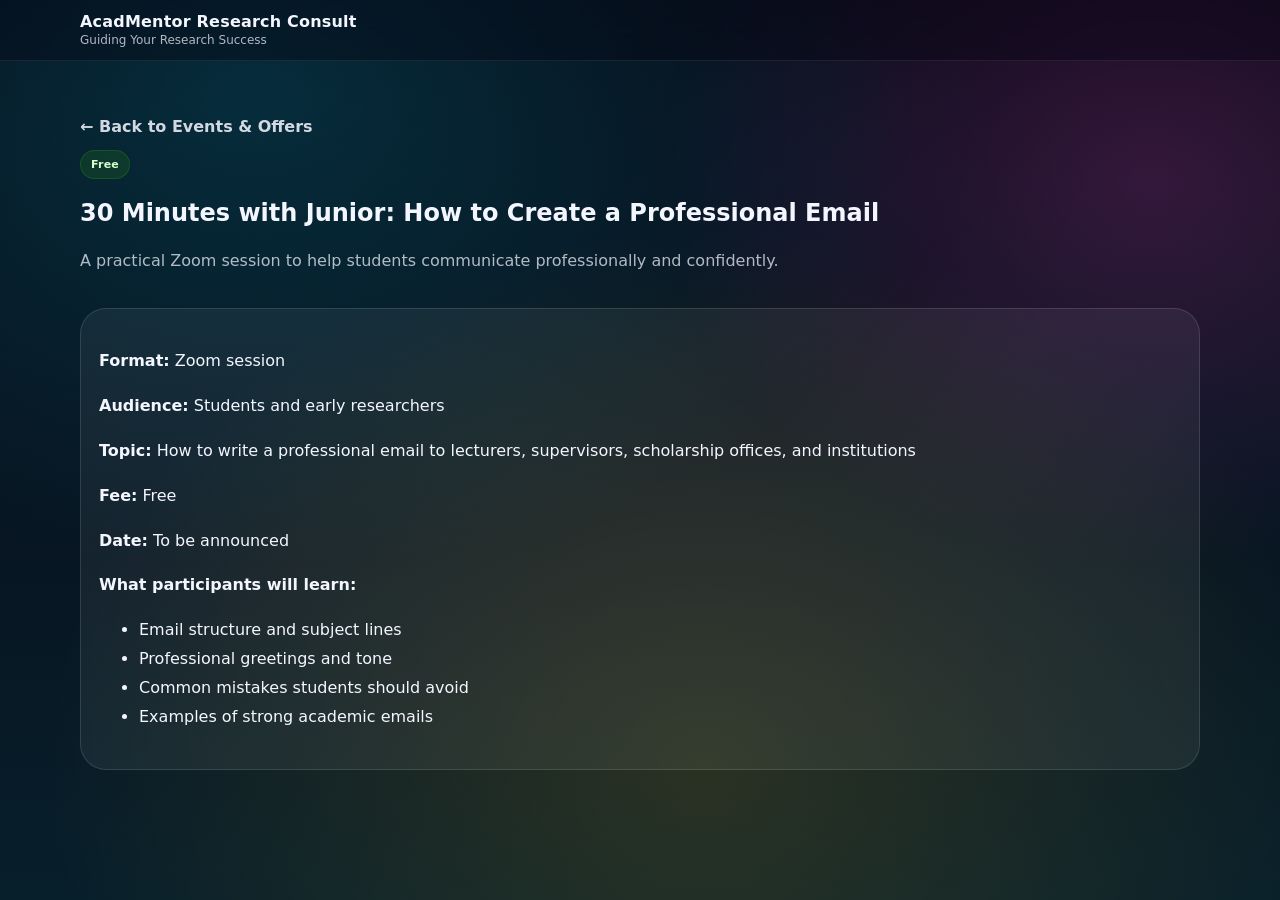
<file: posts/professional-email-workshop.html>
<!doctype html>
<html lang="en">
<head>
  <meta charset="utf-8" />
  <meta name="viewport" content="width=device-width,initial-scale=1" />
  <title>30 Minutes with Junior | AcadMentor</title>
  <link rel="stylesheet" href="../styles.css" />
  <!-- PWA Setup -->
<link rel="manifest" href="manifest.json">
<meta name="theme-color" content="#0d6efd">

<!-- iOS support -->
<meta name="apple-mobile-web-app-capable" content="yes">
<meta name="apple-mobile-web-app-title" content="AcadMentor">
<link rel="apple-touch-icon" href="logo.png">
</head>
<body>
  <header class="header">
    <div class="container header__inner">
      <a class="brand" href="../index.html">
        <span class="brand__text">
          <span class="brand__name">AcadMentor Research Consult</span>
          <span class="brand__tag">Guiding Your Research Success</span>
        </span>
      </a>
    </div>
  </header>

  <main>
    <section class="postHeader">
      <div class="container">
        <a class="backLink" href="../events.html">← Back to Events & Offers</a>
        <div class="postCard__meta">
          <span class="postTag postTag--free">Free</span>
        </div>
        <h1>30 Minutes with Junior: How to Create a Professional Email</h1>
        <p class="eventsIntro">A practical Zoom session to help students communicate professionally and confidently.</p>
      </div>
    </section>

    <section class="postBody">
      <div class="container">
        <div class="postPanel">
          <p><strong>Format:</strong> Zoom session</p>
          <p><strong>Audience:</strong> Students and early researchers</p>
          <p><strong>Topic:</strong> How to write a professional email to lecturers, supervisors, scholarship offices, and institutions</p>
          <p><strong>Fee:</strong> Free</p>
          <p><strong>Date:</strong> To be announced</p>
          <p><strong>What participants will learn:</strong></p>
          <ul>
            <li>Email structure and subject lines</li>
            <li>Professional greetings and tone</li>
            <li>Common mistakes students should avoid</li>
            <li>Examples of strong academic emails</li>
          </ul>
        </div>
      </div>
    </section>
  </main>
  <script>
  if ("serviceWorker" in navigator) {
    window.addEventListener("load", () => {
      navigator.serviceWorker.register("/service-worker.js")
        .then(() => console.log("Service Worker Registered"))
        .catch(err => console.log("SW failed:", err));
    });
  }
</script>
</body>
</html>
</file>
<file: styles.css>
:root{
  --bg0:#070714;
  --bg1:#071f2b;
  --text:#f4f6ff;
  --muted: rgba(244,246,255,.72);

  --accentA:#00e5ff;
  --accentB:#ff4fd8;
  --accentC:#ffb703;
  --accentD:#38b000;

  --shadow: 0 22px 70px rgba(0,0,0,.35);
}

*{ box-sizing:border-box; }
html,body{ height:100%; }
body{
  margin:0;
  font-family:"Plus Jakarta Sans", system-ui, -apple-system, Segoe UI, Roboto, Arial, sans-serif;
  color:var(--text);
  background:
    radial-gradient(1200px 800px at 20% 10%, rgba(0,229,255,.16), transparent 60%),
    radial-gradient(900px 700px at 90% 20%, rgba(255,79,216,.18), transparent 55%),
    radial-gradient(1100px 900px at 55% 85%, rgba(255,183,3,.14), transparent 60%),
    linear-gradient(180deg, var(--bg0), var(--bg1));
  overflow-x:hidden;
}

a{ color:inherit; text-decoration:none; }
img{ max-width:100%; height:auto; display:block; }
.container{ width:min(1120px, 92vw);
  margin:0 auto;}

/* Animated background */
.bg{ position:fixed; inset:0; z-index:-3; pointer-events:none; }
.bg__mesh{
  position:absolute; inset:-40%;
  background:
    radial-gradient(circle at 20% 20%, rgba(0,229,255,.30), transparent 35%),
    radial-gradient(circle at 70% 30%, rgba(255,79,216,.28), transparent 40%),
    radial-gradient(circle at 45% 70%, rgba(255,183,3,.26), transparent 40%),
    radial-gradient(circle at 85% 80%, rgba(56,176,0,.18), transparent 38%);
  filter: blur(34px);
  animation: meshDrift 14s ease-in-out infinite alternate;
  opacity:.9;
}
@keyframes meshDrift{
  from{ transform: translate3d(-2%, -1%, 0) scale(1.02) rotate(-2deg); }
  to{ transform: translate3d(2%, 2%, 0) scale(1.05) rotate(2deg); }
}
.bg__blob{
  position:absolute;
  width: 560px;
  height: 560px;
  border-radius: 40% 60% 55% 45% / 50% 45% 55% 50%;
  filter: blur(22px);
  opacity: .18;
  animation: blob 16s ease-in-out infinite;
}
.bg__blob--a{ left:-140px; top: 18vh; background: radial-gradient(circle, var(--accentB), transparent 60%); }
.bg__blob--b{ right:-200px; top: 5vh; background: radial-gradient(circle, var(--accentA), transparent 60%); animation-duration: 18s; }
.bg__blob--c{ left: 30vw; bottom:-240px; background: radial-gradient(circle, var(--accentC), transparent 60%); animation-duration: 20s; }
@keyframes blob{
  0%{ transform: translate(0,0) scale(1) rotate(0deg); }
  33%{ transform: translate(30px,-20px) scale(1.08) rotate(12deg); }
  66%{ transform: translate(-18px,28px) scale(0.96) rotate(-10deg); }
  100%{ transform: translate(0,0) scale(1) rotate(0deg); }
}
.bg__grain{
  position:absolute; inset:0;
  background-image:url("data:image/svg+xml,%3Csvg xmlns='http://www.w3.org/2000/svg' width='220' height='220'%3E%3Cfilter id='n'%3E%3CfeTurbulence type='fractalNoise' baseFrequency='.8' numOctaves='3' stitchTiles='stitch'/%3E%3C/filter%3E%3Crect width='220' height='220' filter='url(%23n)' opacity='.22'/%3E%3C/svg%3E");
  opacity:.12;
  mix-blend-mode: overlay;
}

/* Header */
.header{
  position:sticky; top:0; z-index:50;
  backdrop-filter: blur(16px);
  background: rgba(7,7,20,.38);
  border-bottom: 1px solid rgba(255,255,255,.08);
}
.header__inner{
  display:flex; align-items:center; justify-content:space-between;
  padding: 14px 0;
  gap: 14px;
}
/* pushes nav + menu button to far right */
.header__right{
  display:flex;
  align-items:center;
  gap:14px;
  margin-left:auto;
  margin-right:0;
}
.brand{ display:flex; align-items:center; gap: 12px; min-width: 220px; }

/* Bigger logo */
.brand__logoWrap{
  width: 64px; height: 64px;
  border-radius: 14px;
  background: rgba(255,255,255,.10);
  border: 1px solid rgba(255,255,255,.14);
  box-shadow: 0 10px 24px rgba(0,0,0,.22);
  display:grid; place-items:center;
}
.brand__logo{
  width: 54px; height: 54px;
  object-fit: contain;
  filter: drop-shadow(0 6px 10px rgba(0,0,0,.35));
}

.brand__text{ display:flex; flex-direction:column; line-height:1.05; }
.brand__name{ font-weight:800; letter-spacing:.2px; }
.brand__tag{ font-size: 12px; color: var(--muted); margin-top: 3px; }

.nav{ display:flex; gap: 18px; align-items:center; }
.nav a{
  font-weight: 700;
  font-size: 14px;
  color: rgba(244,246,255,.82);
  padding: 10px 10px;
  border-radius: 12px;
  transition: background .2s ease, color .2s ease;
}
.nav a:hover{ background: rgba(255,255,255,.08); color: rgba(255,255,255,.98); }

.navToggle{
  display:none;
  width: 44px; height: 44px;
  border-radius: 14px;
  border: 1px solid rgba(255,255,255,.14);
  background: rgba(255,255,255,.06);
  backdrop-filter: blur(14px);
}
.navToggle span{
  display:block; height:2px; width: 18px; margin: 4px auto;
  background: rgba(255,255,255,.9);
  border-radius: 2px;
}

/* Back button in nav */

.navBackBtn{
  font-weight: 800;
  background: rgba(176, 222, 116, 0.05);
  border: 1px solid rgba(198, 237, 122, 0.12);
  border-radius: 12px;
  padding: 10px 14px !important;
  transition: background .2s ease, transform .2s ease;
}

.navBackBtn:hover{
  background: rgba(255,255,255,.12);
  transform: translateX(-2px);
}

/* Buttons */
.btn{
  display:inline-flex; align-items:center; justify-content:center;
  height: 44px;
  padding: 0 16px;
  border-radius: 14px;
  font-weight: 800;
  letter-spacing:.2px;
  border: 1px solid rgba(255,255,255,.12);
  background: rgba(255,255,255,.06);
  color: rgba(255,255,255,.92);
  transition: transform .18s ease, background .18s ease, box-shadow .18s ease;
  cursor:pointer;
}
.btn:hover{ transform: translateY(-1px); box-shadow: 0 18px 44px rgba(0,0,0,.28); }
.btn--primary{
  background: linear-gradient(135deg, rgba(0,229,255,.22), rgba(255,79,216,.20)) , rgba(255,255,255,.06);
  border-color: rgba(255,255,255,.18);
}
.btn--ghost{ background: rgba(255,255,255,.02); }
.btn--soft{ background: rgba(255,255,255,.08); border-color: rgba(255,255,255,.16); }
.btn--full{ width:100%; }

/* Hero */
.hero{ padding: 56px 0 22px; }
.hero__grid{ display:grid; grid-template-columns: 1.1fr .9fr; gap: 26px; align-items:start; }
.pill{
  display:inline-flex; align-items:center; gap:10px;
  padding: 10px 14px;
  border-radius: 999px;
  background: rgba(255,255,255,.07);
  border: 1px solid rgba(255,255,255,.12);
  color: rgba(244,246,255,.9);
  font-weight: 700;
  font-size: 13px;
}
.pill__dot{
  width:10px; height:10px; border-radius:999px;
  background: radial-gradient(circle, var(--accentC), var(--accentB));
  box-shadow: 0 0 0 6px rgba(255,183,3,.12);
}
.hero h1{
  margin: 14px 0 12px;
  font-size: clamp(34px, 3.2vw, 52px);
  line-height: 1.06;
  letter-spacing: -.6px;
}
.gradientText{
  background: linear-gradient(90deg, var(--accentA), var(--accentB), var(--accentC));
  -webkit-background-clip:text;
  background-clip:text;
  color: transparent;
}
.lead{
  margin: 0 0 18px;
  color: var(--muted);
  font-size: 16.5px;
  line-height: 1.6;
  max-width: 56ch;
}
.hero__ctaRow{ display:flex; gap:12px; flex-wrap:wrap; margin-bottom: 18px; }
.hero__trust{ display:flex; gap:14px; flex-wrap:wrap; margin: 10px 0 16px; }
.stat{
  background: rgba(255,255,255,.06);
  border: 1px solid rgba(255,255,255,.10);
  border-radius: 18px;
  padding: 12px 14px;
  min-width: 140px;
}
.stat__num{ font-weight:900; font-size: 20px; }
.stat__label{ color: var(--muted); font-size: 12.5px; font-weight:700; margin-top: 2px; }

/* Hero media card */
.heroCard{
  background: rgba(255,255,255,.06);
  border: 1px solid rgba(255,255,255,.12);
  border-radius: 26px;
  box-shadow: var(--shadow);
  overflow:hidden;
}
.heroCard__top{ padding: 16px 16px 0; display:flex; gap: 10px; flex-wrap:wrap; }

.heroMosaic{
  padding: 16px;
  display:grid;
  grid-template-columns: 1fr 1fr;
  gap: 12px;
}
.heroMosaic img{
  border-radius: 18px;
  border: 1px solid rgba(255,255,255,.12);
  box-shadow: 0 14px 38px rgba(0,0,0,.24);
}
.heroMosaic img:first-child{
  grid-column: 1 / -1;
  aspect-ratio: 16 / 9;
  object-fit: cover;
}
.heroMosaic img:nth-child(2),
.heroMosaic img:nth-child(3){
  aspect-ratio: 1 / 1;
  object-fit: cover;
}
.heroCard__bottom{
  padding: 0 16px 16px;
  display:flex; align-items:flex-end; justify-content:space-between;
  gap: 12px;
}
.miniList{ display:grid; gap: 8px; }
.miniList__item{ font-weight: 750; color: rgba(244,246,255,.86); font-size: 13px; display:flex; gap: 10px; align-items:center;}
.miniList__dot{
  width: 10px; height:10px; border-radius:999px;
  background: linear-gradient(90deg, var(--accentD), var(--accentC));
  box-shadow: 0 0 0 6px rgba(56,176,0,.10);
}

/* Hover effect */
.imgHover{ transition: transform .25s ease, box-shadow .25s ease, filter .25s ease; }
.imgHover:hover{
  transform: translateY(-2px) scale(1.02);
  filter: saturate(1.08);
  box-shadow: 0 20px 60px rgba(0,0,0,.35);
}

/* Sections */
.section{ padding: 56px 0; }
.section__head{ display:flex; flex-direction:column; gap: 8px; margin-bottom: 16px; }
.section h2{ margin:0; font-size: clamp(26px, 2.2vw, 36px); letter-spacing: -.3px; }
.section__sub{ margin:0; color: var(--muted); max-width: 70ch; line-height: 1.6; }

.cards{
  margin-top: 18px;
  display:grid;
  grid-template-columns: repeat(auto-fit, minmax(260px, 1fr));
  gap: 14px;
}
.card{
  background: rgba(255,255,255,.06);
  border: 1px solid rgba(255,255,255,.12);
  border-radius: 22px;
  padding: 18px 16px;
  transition: transform .18s ease, background .18s ease, border-color .18s ease;
}
.card:hover{ transform: translateY(-2px); background: rgba(255,255,255,.08); border-color: rgba(255,255,255,.18); }
.card h3{ margin: 0 0 8px; font-size: 16.5px; }
.card p{ margin: 0 0 12px; color: var(--muted); line-height: 1.6; }
.card ul{ margin:0; padding-left: 18px; color: rgba(244,246,255,.86); line-height: 1.7; }

/* Split + ticks */
.split{ display:grid; grid-template-columns: 1fr 1fr; gap: 18px; align-items:start; }
.ticks{ margin-top: 18px; display:grid; gap: 14px; }
.tick{
  display:flex; gap: 12px; align-items:flex-start;
  background: rgba(255,255,255,.05);
  border: 1px solid rgba(255,255,255,.10);
  border-radius: 22px;
  padding: 14px 14px;
}
.tick__icon{
  width: 28px; height: 28px;
  border-radius: 12px;
  display:grid; place-items:center;
  background: rgba(255,183,3,.12);
  border: 1px solid rgba(255,183,3,.22);
  font-weight: 900;
}
.tick p{ margin: 6px 0 0; color: var(--muted); line-height:1.6; }

.panel{
  background: rgba(255,255,255,.06);
  border: 1px solid rgba(255,255,255,.12);
  border-radius: 26px;
  padding: 16px;
  box-shadow: var(--shadow);
}
.panel__grid{ display:grid; grid-template-columns: 1fr 1fr; gap: 12px; }
.panelItem{
  background: rgba(255,255,255,.05);
  border: 1px solid rgba(255,255,255,.10);
  border-radius: 20px;
  padding: 12px 12px;
}
.chip{
  font-weight: 900;
  font-size: 11px;
  padding: 7px 10px;
  border-radius: 999px;
  border: 1px solid rgba(255,255,255,.14);
  background: rgba(0,229,255,.10);
}
.chip--alt{ background: rgba(255,79,216,.10); }
.chip--soft{ background: rgba(255,183,3,.10); }
.chip--dark{ background: rgba(56,176,0,.10); }
.panelItem p{ margin:0; color: var(--muted); line-height:1.6; font-size: 13.5px; }

/* Steps */
.steps{
  margin-top: 18px;
  display:grid;
  grid-template-columns: repeat(auto-fit, minmax(220px, 1fr));
  gap: 14px;
}
.step{
  background: rgba(255,255,255,.06);
  border: 1px solid rgba(255,255,255,.12);
  border-radius: 22px;
  padding: 18px 16px;
}
.step__num{
  width: 36px; height: 36px;
  border-radius: 14px;
  display:grid; place-items:center;
  font-weight: 900;
  background: linear-gradient(135deg, rgba(0,229,255,.20), rgba(255,79,216,.18));
  border: 1px solid rgba(255,255,255,.16);
  margin-bottom: 10px;
}

/* Contact + form */
.contact{ display:grid; grid-template-columns: 1fr 1fr; gap: 18px; align-items:start; }
.contact__item{
  background: rgba(255,255,255,.05);
  border: 1px solid rgba(255,255,255,.10);
  border-radius: 22px;
  padding: 14px 14px;
}
.contact__label{ color: var(--muted); font-weight: 800; font-size: 12px; }
.contact__value{ margin-top: 6px; display:inline-block; font-weight: 800; }
.quoteCard{
  margin-top: 14px;
  background: rgba(187, 221, 222, 0.08);
  border: 1px solid rgba(255,79,216,.18);
  border-radius: 26px;
  padding: 16px 14px;
}
.form{
  background: rgba(255,255,255,.06);
  border: 1px solid rgba(255,255,255,.12);
  border-radius: 28px;
  padding: 18px 16px;
  box-shadow: var(--shadow);
}
.form label{ display:block; font-weight: 900; font-size: 12.5px; margin-bottom: 10px; }
.form input, .form textarea{
  width:100%;
  margin-top: 8px;
  border-radius: 16px;
  border: 1px solid rgba(255,255,255,.14);
  background: rgba(0,0,0,.18);
  color: rgba(255,255,255,.92);
  padding: 12px 12px;
  outline:none;
  transition: border-color .18s ease, background .18s ease;
  font: inherit;
}
.form input:focus, .form textarea:focus{ border-color: rgba(0,229,255,.40); background: rgba(0,0,0,.24); }
.form__status{ margin: 10px 0 0; color: var(--muted); font-weight: 800; }

.toast{
  position: fixed;
  right: 20px;
  bottom: 20px;
  max-width: 320px;
  padding: 12px 16px;
  border-radius: 12px;
  font-weight: 800;
  color: #fff;
  background: rgba(20,20,20,.95);
  border: 1px solid rgba(255,255,255,.12);
  box-shadow: 0 18px 40px rgba(0,0,0,.35);
  opacity: 0;
  transform: translateY(12px);
  transition: opacity .25s ease, transform .25s ease;
  z-index: 10000;
}

.toast--show{
  opacity: 1;
  transform: translateY(0);
}

.toast--success{
  background: rgba(56,176,0,.95);
}

.toast--error{
  background: rgba(220,53,69,.95);
}

/* Floating socials */
.floatSocial{
  position: fixed;
  right: 14px;
  bottom: 16px;
  display:flex;
  flex-direction:column;
  gap: 10px;
  z-index: 80;
}
.floatSocial__btn{
  width: 52px; height: 52px;
  border-radius: 18px;
  display:grid; place-items:center;
  border: 1px solid rgba(255,255,255,.14);
  box-shadow: 0 22px 70px rgba(0,0,0,.32);
  background: rgba(255,255,255,.08);
  backdrop-filter: blur(14px);
  transition: transform .18s ease, filter .18s ease;
}
.floatSocial__btn:hover{ transform: translateY(-2px); filter: saturate(1.1); }
.floatSocial__btn--whatsapp{ background: rgba(56,176,0,.16); }
.floatSocial__btn--facebook{ background: rgba(0,229,255,.14); }
.floatSocial__btn--instagram{ background: rgba(255,79,216,.14); }

.socialIcon{
  width: 24px;
  height: 24px;
  fill: currentColor;
}

/* Footer */
.footer{
  padding: 20px 0 30px;
  border-top: 1px solid rgba(255,255,255,.08);
  background: rgba(7,7,20,.35);
  backdrop-filter: blur(14px);
}
.footer__inner{ display:flex; align-items:center; justify-content:space-between; gap: 12px; flex-wrap:wrap; }
.footer__brand{ font-weight: 1000; }
.footer__small{ color: var(--muted); font-weight: 750; font-size: 12.5px; margin-top: 4px; }
.footer__right{ display:flex; gap: 14px; }
.footer__right a{ color: rgba(244,246,255,.82); font-weight: 850; }
.footer__right a:hover{ color: rgba(255,255,255,.98); }

/* Responsive */
@media (max-width: 768px){
  .header__inner{
    align-items:flex-start;
    gap:12px;
  }

.contact__details,
.contact__details a,
.contact__card,
.contact__card a{
  overflow-wrap:anywhere;
  word-break:break-word;
}

.contact__details{
  font-size:14px;
  line-height:1.5;
}

.contact__details a{
  font-size:13px;
}
  .header__right{
    display:flex;
    align-items:center;
    gap:12px;
    margin-left:auto;
    margin-right:0;
  }

  .brand{
    min-width:0;
    flex:1;
  }

  .brand__name{
    font-size:14px;
    line-height:1.2;
  }

  .brand__tag{
    font-size:11px;
    line-height:1.2;
  }

  .navToggle{
    display:block;
    flex-shrink:0;
  }

  .nav{
    position:absolute;
    top:100%;
    left:16px;
    right:16px;
    display:none;
    flex-direction:column;
    gap:8px;
    padding:12px;
    background:rgba(7,7,20,.96);
    border:1px solid rgba(255,255,255,.12);
    border-radius:18px;
    box-shadow:var(--shadow);
    overflow:hidden;
    z-index:1000;
  }

  .nav a{
    padding:14px;
    border-radius:12px;
  }

  .nav.nav--open{
    display:flex;
  }

  .hero{
    padding:32px 0 18px;
  }

  .hero__grid,
  .split,
  .panel__grid,
  .contact,
  .cards,
  .postGrid{
    grid-template-columns:1fr;
  }

  .hero__copy,
  .hero__media,
  .split > *,
  .contact > *{
    min-width:0;
  }

  .hero h1{
    font-size:30px;
    line-height:1.12;
  }

  .lead{
    font-size:15px;
  }

  .hero__ctaRow{
    flex-direction:column;
    align-items:stretch;
  }

  .heroMosaic{
  grid-template-columns: repeat(2, 1fr);
  gap:10px;
}

.heroMosaic img:first-child{
  grid-column: 1 / -1;
  aspect-ratio: 16/9;
}

.heroMosaic img:nth-child(2),
.heroMosaic img:nth-child(3){
  grid-column: auto;
  aspect-ratio: 1 / 1;
}

  .postCard__foot{
    flex-direction:column;
    align-items:flex-start;
    gap:10px;
  }

  .popup__content{
    width:min(92vw, 420px);
    max-height:85vh;
    overflow:auto;
  }

  .floatSocial{
    right:12px;
    bottom:12px;
  }
}

.heroCard__bottom{ display:none; }

.contact__details {
  margin-top: 30px;
}
.heroCard__bottom{ display:none; }

.contact__details {
  margin-top: 30px;
}

/* Featured nav button */
.nav__featureLink{
  position: relative;
  display: inline-flex;
  align-items: center;
  gap: 8px;
  padding: 10px 14px !important;
  border-radius: 14px;
  border: 1px solid rgba(255,255,255,.14);
  background: rgba(255,255,255,.06);
}

.nav__featureBadge{
  display: inline-flex;
  align-items: center;
  justify-content: center;
  min-width: 38px;
  height: 22px;
  padding: 0 8px;
  border-radius: 999px;
  font-size: 10px;
  font-weight: 900;
  letter-spacing: .3px;
  text-transform: uppercase;
  background: rgba(56,176,0,.18);
  color: #d9ffd0;
  border: 1px solid rgba(56,176,0,.28);
}

/* Highlight state when there is something new */
.nav__featureLink.is-new{
  background: linear-gradient(135deg, rgba(255,183,3,.22), rgba(255,79,216,.20));
  border-color: rgba(255,183,3,.38);
  box-shadow: 0 12px 34px rgba(255,183,3,.14);
}

.nav__featureLink.is-new .nav__featureBadge{
  background: #ffb703;
  color: #161616;
  border-color: transparent;
}

/* After user has clicked */
.nav__featureLink.is-seen .nav__featureBadge{
  background: rgba(255,255,255,.10);
  color: rgba(244,246,255,.78);
  border: 1px solid rgba(255,255,255,.12);
}

/* Events page */
.eventsHero{
  padding: 52px 0 16px;
}

.eventsIntro{
  max-width: 72ch;
  color: var(--muted);
  line-height: 1.7;
}

.postGrid{
  display: grid;
  grid-template-columns: repeat(auto-fit, minmax(280px, 1fr));
  gap: 16px;
  margin-top: 22px;
}

.postCard{
  display: flex;
  flex-direction: column;
  gap: 14px;
  background: rgba(255,255,255,.06);
  border: 1px solid rgba(255,255,255,.12);
  border-radius: 22px;
  padding: 18px 16px;
  transition: transform .18s ease, background .18s ease, border-color .18s ease;
}

.postCard:hover{
  transform: translateY(-2px);
  background: rgba(255,255,255,.08);
  border-color: rgba(255,255,255,.18);
}

.postCard__meta{
  display: flex;
  flex-wrap: wrap;
  gap: 8px;
}

.postTag{
  display: inline-flex;
  align-items: center;
  padding: 7px 10px;
  border-radius: 999px;
  font-size: 11px;
  font-weight: 900;
  letter-spacing: .2px;
  border: 1px solid rgba(255,255,255,.12);
  background: rgba(255,255,255,.06);
}

.postTag--free{
  background: rgba(56,176,0,.14);
  border-color: rgba(56,176,0,.24);
  color: #d8ffd0;
}

.postTag--paid{
  background: rgba(0,229,255,.12);
  border-color: rgba(0,229,255,.24);
  color: #d7fbff;
}

.postTag--discount{
  background: rgba(255,183,3,.14);
  border-color: rgba(255,183,3,.26);
  color: #ffe7a6;
}

.postTag--new{
  background: rgba(255,79,216,.14);
  border-color: rgba(255,79,216,.26);
  color: #ffd8f5;
}

.postCard h3{
  margin: 0;
  font-size: 18px;
}

.postCard p{
  margin: 0;
  color: var(--muted);
  line-height: 1.65;
}

.postCard__foot{
  display: flex;
  align-items: center;
  justify-content: space-between;
  gap: 10px;
  margin-top: auto;
}

.postDate{
  font-size: 12px;
  font-weight: 800;
  color: var(--muted);
}

.postLink{
  display: inline-flex;
  align-items: center;
  justify-content: center;
  height: 40px;
  padding: 0 14px;
  border-radius: 12px;
  font-weight: 800;
  border: 1px solid rgba(255,255,255,.12);
  background: rgba(255,255,255,.08);
}

.postHeader{
  padding: 56px 0 18px;
}

.postBody{
  padding-bottom: 56px;
}

.postPanel{
  background: rgba(255,255,255,.06);
  border: 1px solid rgba(255,255,255,.12);
  border-radius: 26px;
  padding: 22px 18px;
  line-height: 1.8;
}

.backLink{
  display: inline-flex;
  margin-bottom: 14px;
  font-weight: 800;
  color: rgba(244,246,255,.86);
}

.faq{
margin-top:30px;
display:grid;
gap:14px;
}

.faq details{
background: rgba(255,255,255,.06);
border:1px solid rgba(255,255,255,.12);
border-radius:18px;
padding:16px;
}

.faq summary{
font-weight:800;
cursor:pointer;
font-size:16px;
}

.faq p{
margin-top:10px;
color:var(--muted);
line-height:1.6;
}




/* POPUP STYLES */
.popup {
  position: fixed;
  inset: 0;
  background: rgba(0,0,0,0.75);
  display: flex;
  align-items: center;
  justify-content: center;
  z-index: 9999;
}

.popup.hidden {
  display: none;
}

.popup__content {
  background: #0b0f2a;
  padding: 25px;
  border-radius: 16px;
  width: 380px;
  max-width: 92%;
  text-align: center;
  position: relative;
  box-shadow: 0 20px 60px rgba(0,0,0,0.4);
}

.popup__close {
  position: absolute;
  top: 10px;
  right: 14px;
  background: rgb(224, 65, 37);
  border: none;
  font-size: 25px;
  color: white;
  cursor: pointer;
}
/* ============================
   eBooks Page
============================ */

.ebooksHero {
  padding: 56px 0 26px;
}

.ebooksHero__grid {
  display: grid;
  grid-template-columns: 1.05fr .95fr;
  gap: 24px;
  align-items: center;
}

.ebooksHero h1 {
  margin: 14px 0 12px;
  font-size: clamp(34px, 3.2vw, 52px);
  line-height: 1.06;
  letter-spacing: -.6px;
}

.ebooksHero__panel {
  display: grid;
  gap: 14px;
  background: rgba(255,255,255,.06);
  border: 1px solid rgba(255,255,255,.12);
  border-radius: 28px;
  padding: 20px;
  box-shadow: var(--shadow);
}

.ebookFeature {
  display: flex;
  gap: 14px;
  align-items: flex-start;
  padding: 15px;
  border-radius: 22px;
  background: rgba(255,255,255,.05);
  border: 1px solid rgba(255,255,255,.10);
}

.ebookFeature__icon {
  width: 42px;
  height: 42px;
  display: grid;
  place-items: center;
  border-radius: 16px;
  background: rgba(255,255,255,.08);
  border: 1px solid rgba(255,255,255,.12);
  font-size: 21px;
  flex-shrink: 0;
}

.ebookFeature p {
  margin: 6px 0 0;
  color: var(--muted);
  line-height: 1.6;
  font-size: 14px;
}

.ebookFilters {
  display: flex;
  flex-wrap: wrap;
  gap: 10px;
  margin: 22px 0 28px;
}

.ebookFilter {
  border: 1px solid rgba(255,255,255,.14);
  background: rgba(255,255,255,.06);
  color: rgba(244,246,255,.88);
  border-radius: 999px;
  padding: 10px 14px;
  font-weight: 850;
  font-family: inherit;
  cursor: pointer;
  transition: transform .18s ease, background .18s ease, border-color .18s ease;
}

.ebookFilter:hover {
  transform: translateY(-1px);
  background: rgba(255,255,255,.10);
  border-color: rgba(255,255,255,.22);
}

.ebookFilter.is-active {
  color: #101223;
  background:  linear-gradient(135deg, #00E5FF 0%, #5B7CFF 45%, #FFB703 100%);
  border-color: transparent;
}

.ebookCategoryBlock {
  margin-top: 34px;
}

.ebookCategoryBlock h3 {
  margin: 0 0 16px;
  font-size: 22px;
  letter-spacing: -.2px;
}

.ebookGrid {
  display: grid;
  grid-template-columns: repeat(4, minmax(0, 260px));
  gap: 16px;
  justify-content: start;
  align-items: stretch;
}

.ebookCard {
  display: flex;
  flex-direction: column;
  min-height: 270px;
  background: rgba(255,255,255,.06);
  border: 1px solid rgba(255,255,255,.12);
  border-radius: 24px;
  padding: 18px;
  box-shadow: 0 18px 48px rgba(0,0,0,.18);
  transition: transform .18s ease, background .18s ease, border-color .18s ease;
  width: 100%;
  max-width: 260px;
}

.ebookCard:hover {
  transform: translateY(-3px);
  background: rgba(255,255,255,.085);
  border-color: rgba(255,255,255,.20);
}

.ebookCard h4 {
  margin: 0 0 10px;
  font-size: 17px;
  line-height: 1.35;
}

.ebookCard p {
  margin: 0;
  color: var(--muted);
  line-height: 1.65;
  font-size: 14px;
}

.ebookLink {
  display: inline-flex;
  align-items: center;
  justify-content: center;
  margin-top: auto;
  height: 42px;
  padding: 0 14px;
  border-radius: 14px;
  font-weight: 850;
  background: rgba(255,255,255,.08);
  border: 1px solid rgba(255,255,255,.14);
  transition: background .18s ease, transform .18s ease;
}

.ebookLink:hover {
  transform: translateY(-1px);
  background: rgba(255,255,255,.13);
}

.ebookCTA {
  background: rgba(255,255,255,.06);
  border: 1px solid rgba(255,255,255,.12);
  border-radius: 28px;
  padding: 24px;
  box-shadow: var(--shadow);
}

.ebookCTA h2 {
  margin: 0 0 10px;
}

.ebookCTA p {
  margin: 0 0 18px;
  color: var(--muted);
  line-height: 1.7;
  max-width: 70ch;
}

/* Hidden state for category filtering */
.ebookCategoryBlock.is-hidden,
.ebookCard.is-hidden {
  display: none;
}

@media (max-width: 768px) {
  .ebooksHero {
    padding: 32px 0 18px;
  }

  .ebooksHero__grid {
    grid-template-columns: 1fr;
  }

  .ebooksHero h1 {
    font-size: 30px;
    line-height: 1.12;
  }

  .ebookFilters {
    gap: 8px;
  }

  .ebookFilter {
    width: 100%;
    text-align: center;
  }

  .ebookGrid {
    grid-template-columns: 1fr;
  }
}

@media (max-width: 1180px) {

  .ebookGrid {

    grid-template-columns: repeat(3, minmax(0, 260px));

  }

}

@media (max-width: 900px) {

  .ebookGrid {

    grid-template-columns: repeat(2, minmax(0, 260px));

  }

}

@media (max-width: 600px) {

  .ebookGrid {

    grid-template-columns: 1fr;

  }

  .ebookCard {

    max-width: 100%;

  }

}
</file>
